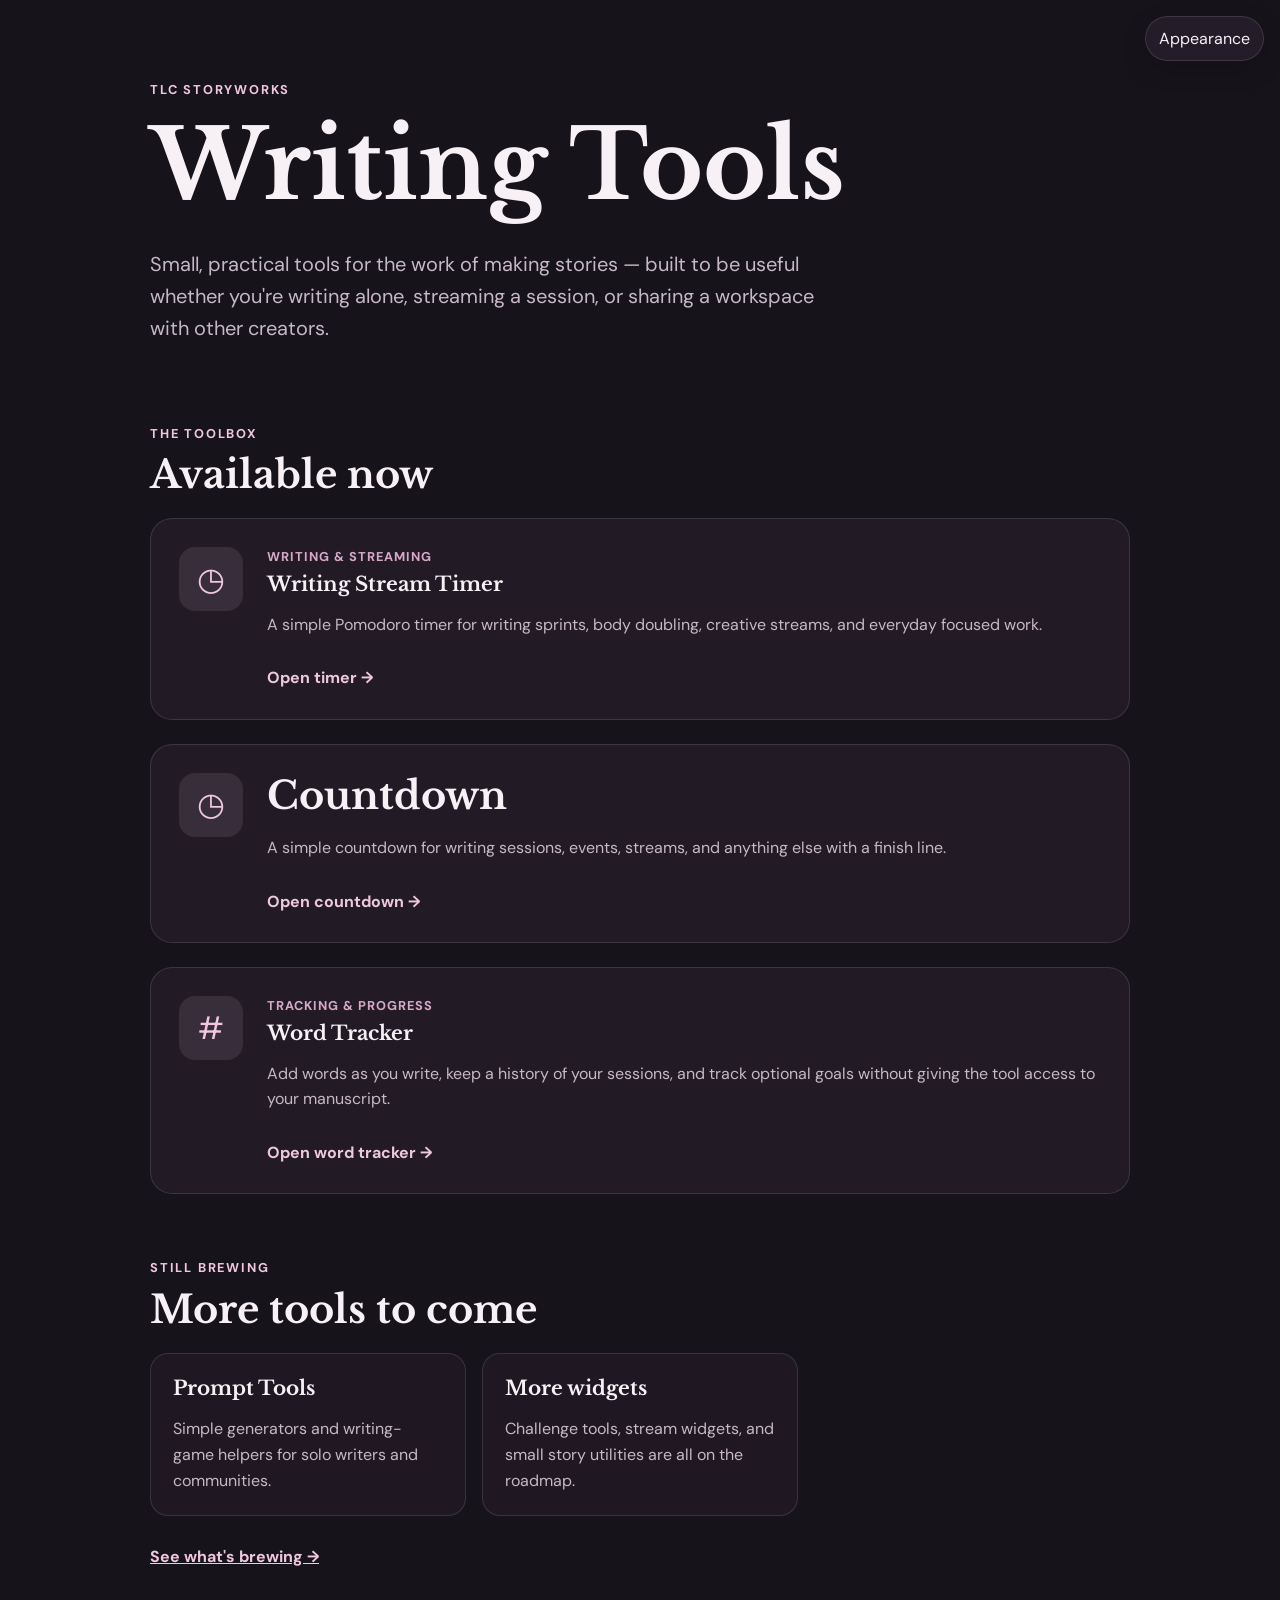
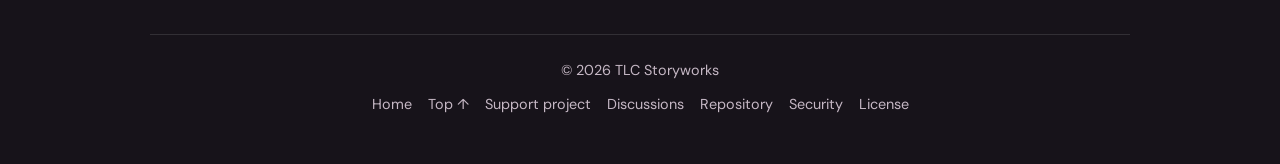
<file: index.html>
<!doctype html>
<html lang="en">
<head>
  <meta charset="utf-8">
  <meta name="viewport" content="width=device-width, initial-scale=1">
  <meta name="description" content="TLC Storyworks Writing Tools: small, customizable tools for writers and other storytellers.">
  <title>TLC Storyworks · Writing Tools</title>
  <link rel="stylesheet" href="style.css">
  <link rel="stylesheet" href="theme.css">
  <link rel="stylesheet" href="links.css">
</head>
<body>
  <main class="site-shell">
    <header class="hero" id="top">
      <p class="eyebrow">TLC Storyworks</p>
      <h1>Writing Tools</h1>
      <p class="lede">
        Small, practical tools for the work of making stories — built to be useful
        whether you're writing alone, streaming a session, or sharing a workspace with other creators.
      </p>
    </header>

    <section class="tools" aria-labelledby="available-tools">
      <div class="section-heading">
        <p class="eyebrow">The toolbox</p>
        <h2 id="available-tools">Available now</h2>
      </div>

      <a class="tool-card featured" href="timer/">
        <div class="tool-icon" aria-hidden="true">◷</div>
        <div>
          <p class="tool-label">Writing &amp; streaming</p>
          <h3>Writing Stream Timer</h3>
          <p>
            A simple Pomodoro timer for writing sprints, body doubling,
            creative streams, and everyday focused work.
          </p>
          <span class="tool-link">Open timer →</span>
        </div>
      </a>
    </section>

    <section class="tools" aria-labelledby="word-tracker-tool">      <a class="tool-card" href="countdown/">
        <div class="tool-icon" aria-hidden="true">◷</div>
        <div>
          <h2>Countdown</h2>
          <p>A simple countdown for writing sessions, events, streams, and anything else with a finish line.</p>
          <span class="tool-link">Open countdown →</span>
        </div>
      </a>
      <a class="tool-card" href="word-tracker/">
        <div class="tool-icon" aria-hidden="true">#</div>
        <div>
          <p class="tool-label">Tracking &amp; progress</p>
          <h3 id="word-tracker-tool">Word Tracker</h3>
          <p>
            Add words as you write, keep a history of your sessions, and track
            optional goals without giving the tool access to your manuscript.
          </p>
          <span class="tool-link">Open word tracker →</span>
        </div>
      </a>
    </section>

    <section class="coming-soon" aria-labelledby="future-tools">
      <div class="section-heading">
        <p class="eyebrow">Still brewing</p>
        <h2 id="future-tools">More tools to come</h2>
      </div>
      <div class="idea-grid">
        <div class="idea-card">
          <h3>Prompt Tools</h3>
          <p>Simple generators and writing-game helpers for solo writers and communities.</p>
        </div>
        <div class="idea-card">
          <h3>More widgets</h3>
          <p>Challenge tools, stream widgets, and small story utilities are all on the roadmap.</p>
        </div>
      </div>
      <p class="roadmap-link"><a href="roadmap/">See what's brewing →</a></p>
    </section>

    <footer>
      <p class="copyright">© 2026 TLC Storyworks</p>
      <nav class="footer-links" aria-label="TLC Storyworks links">
        <a href="#top">Home</a>
        <a href="#top">Top ↑</a>
        <a href="https://github.com/sponsors/tlcstoryworks">Support project</a>
        <a href="https://github.com/tlcstoryworks/writer-tools/discussions">Discussions</a>
        <a href="https://github.com/tlcstoryworks/writer-tools">Repository</a>
        <a href="SECURITY.md">Security</a>
        <a href="LICENSE">License</a>
      </nav>
    </footer>
  </main>
  <script src="theme.js"></script>
</body>
</html>
</file>
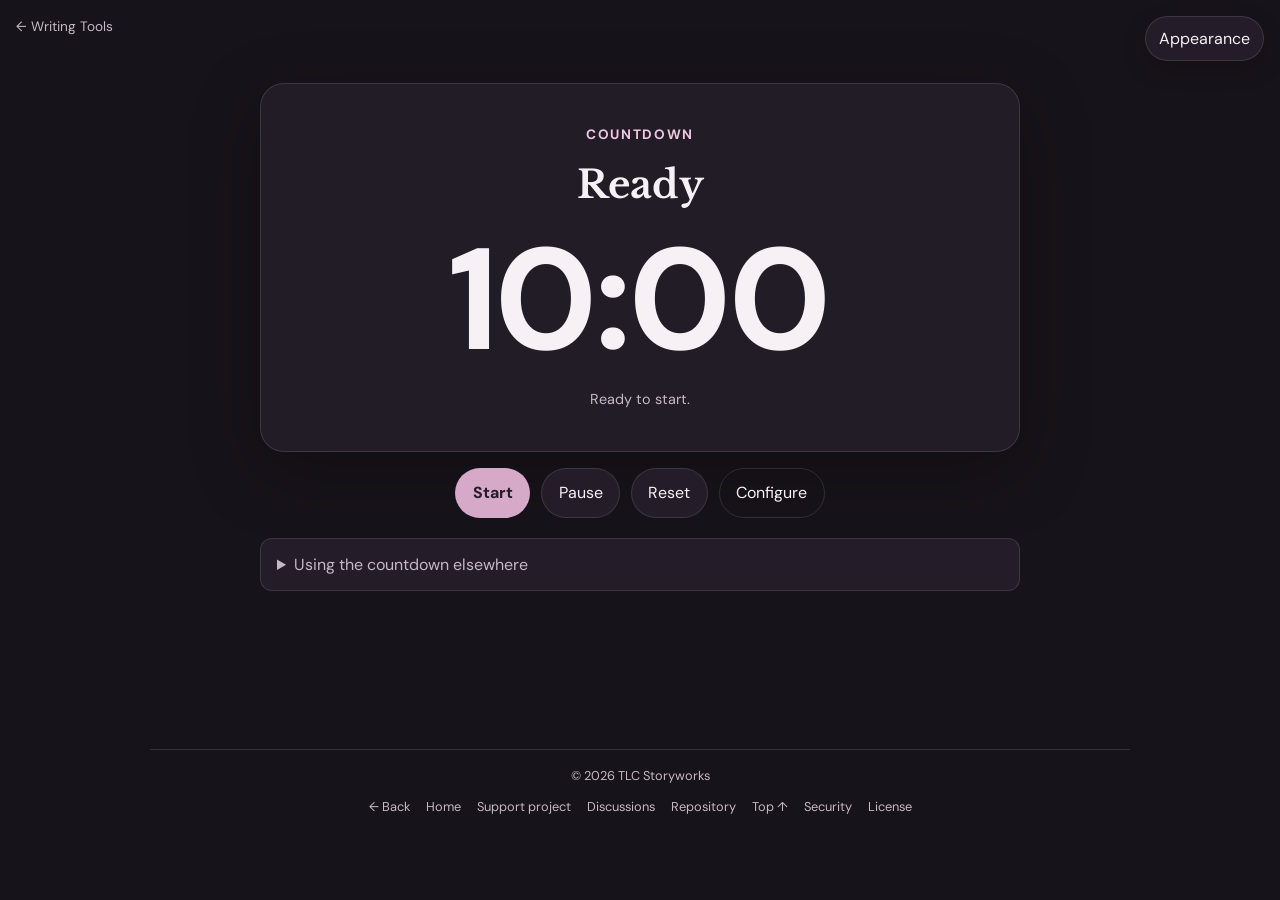
<file: countdown/index.html>
<!doctype html>
<html lang="en">
<head>
  <meta charset="utf-8">
  <meta name="viewport" content="width=device-width, initial-scale=1">
  <title>Countdown · TLC Storyworks</title>
  <link rel="stylesheet" href="style.css">
  <link rel="stylesheet" href="../theme.css">
  <link rel="stylesheet" href="../links.css">
</head>
<body data-tool="countdown">
  <a class="back-link" href="../">← Writing Tools</a>
  <main class="countdown-shell" id="top">
    <section class="countdown-card" aria-labelledby="countdown-title">
      <div class="eyebrow" id="countdown-label">Countdown</div>
      <h1 id="countdown-title">Ready</h1>
      <div class="time" id="time" role="timer" aria-label="0 seconds remaining">00:00</div>
      <p id="countdown-status" class="countdown-status">Set a duration or target time to begin.</p>
      <div id="live-status" class="visually-hidden" role="status" aria-live="polite" aria-atomic="true"></div>
    </section>
    <section class="controls" aria-label="Countdown controls">
      <button id="start" class="primary">Start</button>
      <button id="pause">Pause</button>
      <button id="reset">Reset</button>
      <button id="configure" class="secondary">Configure</button>
    </section>
    <details class="usage-help">
      <summary>Using the countdown elsewhere</summary>
      <div class="usage-content">
        <section>
          <h2>OBS / Streamlabs</h2>
          <p>Add the countdown as a <strong>Browser Source</strong> using the viewer URL below.</p>
          <div class="url-box"><code id="viewer-url"></code><button type="button" class="copy-url" data-url="viewer-url">Copy</button></div>
          <p class="usage-note">Viewer mode hides the controls and uses a transparent background.</p>
        </section>
        <section>
          <h2>Website / Embed</h2>
          <p>Use the <code>?embed</code> version for an interactive embedded countdown. It keeps the countdown controls available while using a transparent background.</p>
          <div class="url-box"><code id="embed-url"></code><button type="button" class="copy-url" data-url="embed-url">Copy</button></div>
          <div class="code-box"><code id="iframe-code"></code><button type="button" class="copy-url" data-url="iframe-code">Copy iframe</button></div>
        </section>
        <section>
          <h2>Direct use</h2>
          <p>For the full interactive countdown, use the normal page without a query parameter:</p>
          <div class="url-box"><code id="direct-url"></code><button type="button" class="copy-url" data-url="direct-url">Copy</button></div>
        </section>
      </div>
    </details>
  </main>
  <footer class="site-footer">
    <p class="copyright">© 2026 TLC Storyworks</p>
    <nav class="footer-links" aria-label="TLC Storyworks links">
      <a href="../">← Back</a><a href="../">Home</a>
      <a href="https://github.com/sponsors/tlcstoryworks">Support project</a>
      <a href="https://github.com/tlcstoryworks/writer-tools/discussions">Discussions</a>
      <a href="https://github.com/tlcstoryworks/writer-tools">Repository</a>
      <a href="#top">Top ↑</a><a href="../SECURITY.md">Security</a><a href="../LICENSE">License</a>
    </nav>
  </footer>
  <dialog id="settings-dialog" class="settings-dialog" aria-labelledby="settings-title">
    <form method="dialog" id="settings-form" class="settings-card">
      <div class="settings-header">
        <div><div class="eyebrow">TLC Storyworks · Writing Tools</div><h2 id="settings-title">Countdown Settings</h2></div>
        <button type="button" id="close-settings" class="icon-button" aria-label="Close settings">×</button>
      </div>
      <div class="settings-grid">
        <label>Label<input id="setting-label" type="text" maxlength="100"></label>
        <label>Mode<select id="setting-mode"><option value="duration">Duration</option><option value="target">Target date &amp; time</option></select></label>
      </div>
      <fieldset id="duration-fields">
        <legend>Duration</legend><p class="settings-help">Choose how long the countdown should run.</p>
        <div class="duration-grid">
          <label>Hours<input id="setting-hours" type="number" min="0" max="999" step="1"></label>
          <label>Minutes<input id="setting-minutes" type="number" min="0" max="59" step="1"></label>
          <label>Seconds<input id="setting-seconds" type="number" min="0" max="59" step="1"></label>
        </div>
      </fieldset>
      <fieldset id="target-fields" hidden>
        <legend>Target</legend><p class="settings-help">The countdown uses your browser's local date and time.</p>
        <label>Target date &amp; time<input id="setting-target" type="datetime-local"></label>
      </fieldset>
      <fieldset><legend>After zero</legend><label class="check"><input id="setting-count-up" type="checkbox"> Count up after the countdown reaches zero</label></fieldset>
      <div class="settings-actions">
        <button type="button" id="restore-defaults" class="danger">Restore defaults</button><span class="settings-spacer"></span>
        <button type="button" id="cancel-settings">Cancel</button><button type="submit" class="primary">Save &amp; Apply</button>
      </div>
    </form>
  </dialog>
  <script src="../embed.js"></script>
  <script src="../theme.js"></script>
  <script src="app.js"></script>
</body>
</html>
</file>
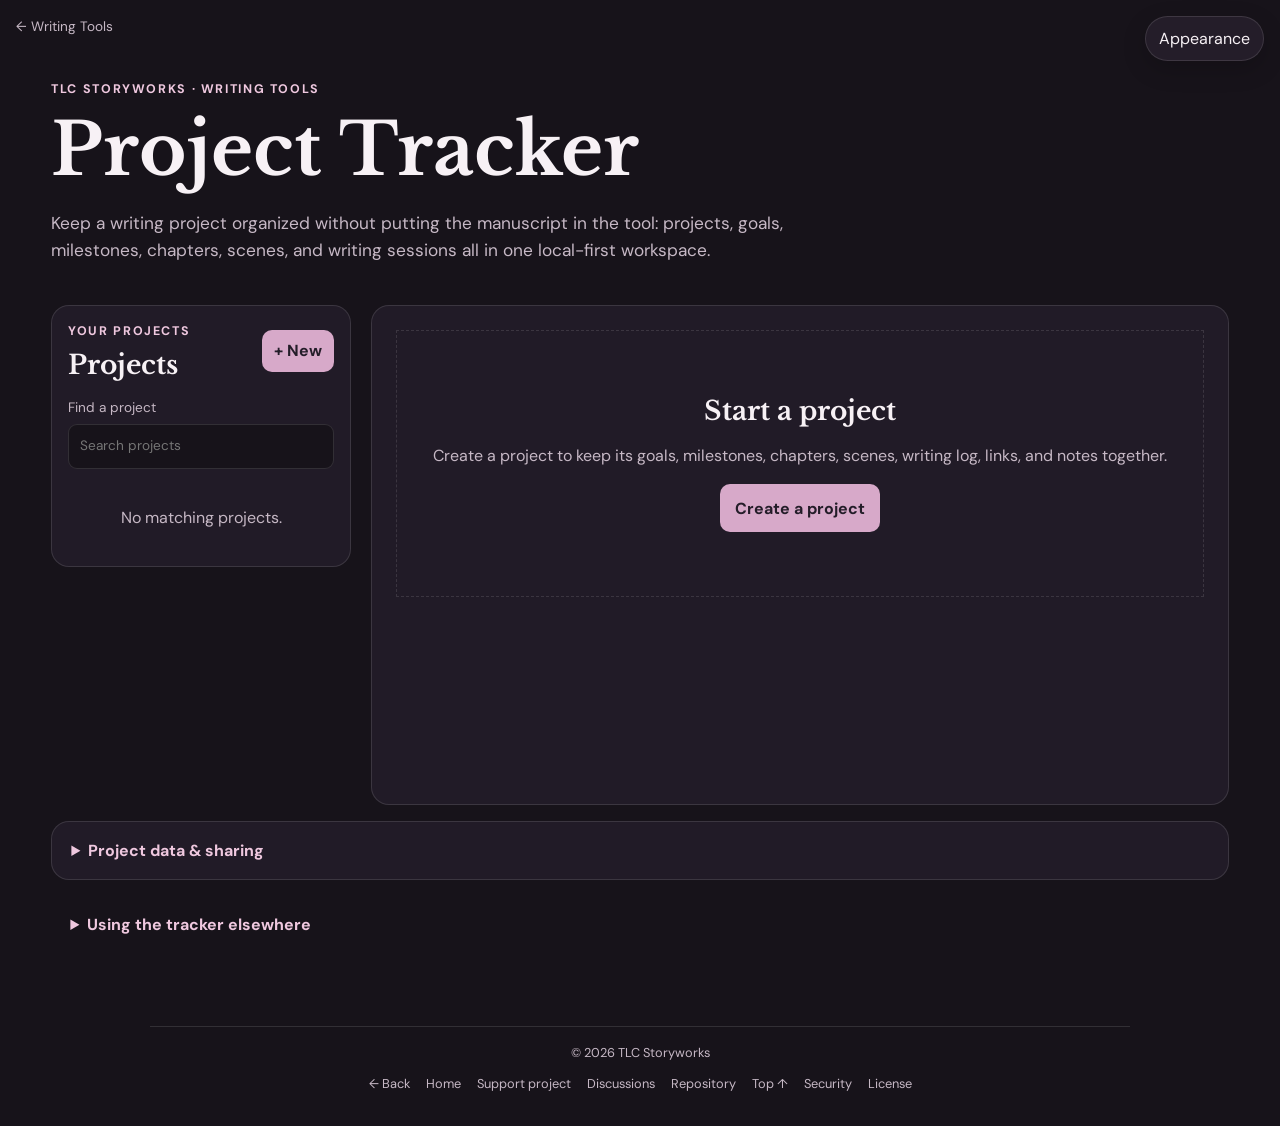
<file: project-management/index.html>
<!doctype html>
<html lang="en">
<head>
<meta charset="utf-8"><meta name="viewport" content="width=device-width, initial-scale=1">
<meta name="description" content="A local-first project tracker for writers and storytellers, with goals, milestones, chapters, scenes, and a writing log.">
<title>Project Tracker · TLC Storyworks</title>
<link rel="stylesheet" href="style.css"><link rel="stylesheet" href="../theme.css"><link rel="stylesheet" href="../links.css">
</head>
<body data-tool="project-tracker">
<a class="back-link" href="../">← Writing Tools</a>
<main class="project-shell" id="top">
<header class="project-header"><p class="eyebrow">TLC Storyworks · Writing Tools</p><h1>Project Tracker</h1><p class="lede">Keep a writing project organized without putting the manuscript in the tool: projects, goals, milestones, chapters, scenes, and writing sessions all in one local-first workspace.</p></header>
<div class="app-layout">
<aside class="project-list-panel" aria-labelledby="projects-heading">
<div class="panel-heading"><div><p class="eyebrow">Your projects</p><h2 id="projects-heading">Projects</h2></div><button id="new-project" class="primary small" type="button">+ New</button></div>
<label class="search-field">Find a project<input id="project-search" type="search" placeholder="Search projects" autocomplete="off"></label>
<div id="project-list" class="project-list" role="list"></div><div id="project-list-empty" class="empty-state" hidden>No matching projects.</div>
</aside>
<section class="project-main" aria-labelledby="project-heading">
<div id="empty-view" class="empty-view"><h2>Start a project</h2><p>Create a project to keep its goals, milestones, chapters, scenes, writing log, links, and notes together.</p><button id="empty-new-project" class="primary" type="button">Create a project</button></div>
<div id="project-view" hidden>
<div class="project-title-row"><div><p id="project-type-label" class="eyebrow"></p><h2 id="project-heading"></h2><p id="project-description" class="project-description"></p></div><div class="title-actions"><button id="edit-project" type="button">Edit project</button><button id="delete-project" class="danger-outline" type="button">Delete</button></div></div>
<div class="overview-grid" aria-label="Project overview"><div class="info-card"><span class="info-label">Status</span><strong id="project-status"></strong></div><div class="info-card"><span class="info-label">Goal</span><strong id="project-goal"></strong></div><div class="info-card"><span class="info-label">Deadline</span><strong id="project-deadline"></strong></div><div class="info-card"><span class="info-label">Progress</span><strong id="project-progress"></strong></div></div>
<nav class="project-tabs" aria-label="Project sections"><button type="button" class="tab-button selected" data-tab="overview">Overview</button><button type="button" class="tab-button" data-tab="chapters">Chapters &amp; scenes</button><button type="button" class="tab-button" data-tab="log">Writing log</button></nav>
<section id="tab-overview" class="tab-panel">
<section class="tracker-section next-task-section"><div class="section-heading"><div><p class="eyebrow">Right now</p><h3>Current task</h3></div></div><p id="current-task" class="current-task"></p></section>
<section class="tracker-section"><div class="section-heading"><div><p class="eyebrow">Project progress</p><h3>Milestones</h3></div><button id="add-milestone" class="small" type="button">+ Add milestone</button></div><div id="milestone-list" class="milestone-list"></div></section>
<div class="two-column"><section class="tracker-section"><div class="section-heading"><div><p class="eyebrow">References</p><h3>Links</h3></div><button id="add-link" class="small" type="button">+ Add link</button></div><div id="project-links" class="link-list"></div></section><section class="tracker-section"><div class="section-heading"><div><p class="eyebrow">Scratch space</p><h3>Notes</h3></div></div><p id="project-notes" class="notes"></p></section></div>
</section>
<section id="tab-chapters" class="tab-panel" hidden><div class="section-heading"><div><p class="eyebrow">Structure</p><h3>Chapters &amp; scenes</h3></div><button id="add-chapter" class="small" type="button">+ Add chapter</button></div><p class="section-help">Use chapters and scenes when they help. Other project types can simply leave this section empty.</p><div id="chapter-list" class="chapter-list"></div></section>
<section id="tab-log" class="tab-panel" hidden><div class="section-heading"><div><p class="eyebrow">Session history</p><h3>Writing log</h3></div><button id="add-log-entry" class="small" type="button">+ Log session</button></div><div id="log-summary" class="log-summary"></div><div id="writing-log" class="writing-log"></div></section>
<p id="project-updated" class="updated-label"></p>
</div></section></div>
<details class="data-tools"><summary>Project data &amp; sharing</summary><div class="data-tools-content"><p>Projects stay in this browser. Export a backup to move them to another browser or device. Imported/exported project files include chapters, scenes, and writing-log entries.</p><div class="button-row"><button id="export-projects" type="button">Export projects</button><button id="import-projects" type="button">Import projects</button><input id="import-file" type="file" accept="application/json,.json" hidden></div></div></details>
<details class="usage-help"><summary>Using the tracker elsewhere</summary><div class="usage-content"><section><h2>Website / Embed</h2><p>Use the embed URL for an interactive copy without the surrounding site chrome. It uses the same browser-local project data.</p><div class="url-box"><code id="embed-url"></code><button type="button" class="copy-url" data-url="embed-url">Copy</button></div><div class="code-box"><code id="iframe-code"></code><button type="button" class="copy-url" data-url="iframe-code">Copy iframe</button></div></section><section><h2>Direct use</h2><p>Use the normal page for the full tracker.</p><div class="url-box"><code id="direct-url"></code><button type="button" class="copy-url" data-url="direct-url">Copy</button></div></section></div></details>
</main>
<footer class="site-footer"><p class="copyright">© 2026 TLC Storyworks</p><nav class="footer-links" aria-label="TLC Storyworks links"><a href="../">← Back</a><a href="../">Home</a><a href="https://github.com/sponsors/tlcstoryworks">Support project</a><a href="https://github.com/tlcstoryworks/writer-tools/discussions">Discussions</a><a href="https://github.com/tlcstoryworks/writer-tools">Repository</a><a href="#top">Top ↑</a><a href="../SECURITY.md">Security</a><a href="../LICENSE">License</a></nav></footer>

<dialog id="project-dialog" class="settings-dialog" aria-labelledby="dialog-title"><form method="dialog" id="project-form" class="settings-card">
<div class="settings-header"><div><div class="eyebrow">Project Tracker</div><h2 id="dialog-title">New project</h2></div><button type="button" id="close-dialog" class="icon-button" aria-label="Close">×</button></div>
<div class="settings-grid"><label>Project name<input id="field-name" type="text" maxlength="120" required></label><label>Type<select id="field-type"><option>Novel</option><option>Short story</option><option>Fanfiction</option><option>Poetry</option><option>Nonfiction</option><option>RPG / worldbuilding</option><option>Zine / collection</option><option>Other</option></select></label><label>Status<select id="field-status"><option>Idea</option><option>Planning</option><option>Drafting</option><option>Revising</option><option>Editing</option><option>On hold</option><option>Complete</option></select></label><label>Goal (optional)<input id="field-goal" type="text" maxlength="120" placeholder="50,000 words, first draft, submission, etc."></label><label>Deadline (optional)<input id="field-deadline" type="date"></label><label class="full-field">Current task<input id="field-task" type="text" maxlength="240" placeholder="What are you working on next?"></label></div>
<label class="full-field">Description (optional)<textarea id="field-description" rows="3" maxlength="500"></textarea></label>
<div class="dialog-section"><div class="section-heading"><h3>Milestones</h3><button id="form-add-milestone" class="small" type="button">+ Add</button></div><div id="form-milestones" class="editor-list"></div></div>
<label class="full-field">Notes (optional)<textarea id="field-notes" rows="5" maxlength="5000"></textarea></label>
<p id="dialog-error" class="dialog-error" role="alert" hidden></p><div class="settings-actions"><span class="settings-spacer"></span><button type="button" id="cancel-dialog">Cancel</button><button type="submit" class="primary">Save project</button></div>
</form></dialog>

<dialog id="simple-dialog" class="settings-dialog" aria-labelledby="simple-title"><form method="dialog" id="simple-form" class="settings-card"><div class="settings-header"><div><div class="eyebrow">Project Tracker</div><h2 id="simple-title"></h2></div><button type="button" id="close-simple" class="icon-button" aria-label="Close">×</button></div><label id="simple-label"></label><div class="settings-actions"><span class="settings-spacer"></span><button type="button" id="cancel-simple">Cancel</button><button type="submit" class="primary">Save</button></div></form></dialog>

<dialog id="chapter-dialog" class="settings-dialog" aria-labelledby="chapter-title"><form method="dialog" id="chapter-form" class="settings-card">
<div class="settings-header"><div><div class="eyebrow">Chapter</div><h2 id="chapter-title">Add chapter</h2></div><button type="button" id="close-chapter" class="icon-button" aria-label="Close">×</button></div>
<div class="settings-grid"><label>Chapter title<input id="chapter-name" type="text" maxlength="160" required placeholder="Chapter 1, The First Night, etc."></label><label>Status<select id="chapter-status"><option>Planned</option><option>Drafting</option><option>Revising</option><option>Complete</option><option>On hold</option></select></label></div>
<label class="full-field">Notes (optional)<textarea id="chapter-notes" rows="3" maxlength="2000"></textarea></label>
<div class="dialog-section"><div class="section-heading"><h3>Scenes</h3><button id="chapter-add-scene" class="small" type="button">+ Add scene</button></div><div id="chapter-scenes-editor" class="editor-list"></div></div>
<p id="chapter-error" class="dialog-error" role="alert" hidden></p><div class="settings-actions"><span class="settings-spacer"></span><button type="button" id="cancel-chapter">Cancel</button><button type="submit" class="primary">Save chapter</button></div>
</form></dialog>

<dialog id="scene-dialog" class="settings-dialog" aria-labelledby="scene-title"><form method="dialog" id="scene-form" class="settings-card">
<div class="settings-header"><div><div class="eyebrow">Scene</div><h2 id="scene-title">Add scene</h2></div><button type="button" id="close-scene" class="icon-button" aria-label="Close">×</button></div>
<label>Scene title<input id="scene-name" type="text" maxlength="160" required placeholder="Scene title or working description"></label>
<div class="settings-grid"><label>Status<select id="scene-status"><option>Planned</option><option>Drafting</option><option>Revising</option><option>Complete</option><option>On hold</option></select></label><label>Goal (optional)<input id="scene-goal" type="text" maxlength="240" placeholder="What needs to happen here?"></label></div>
<label class="full-field">Notes (optional)<textarea id="scene-notes" rows="4" maxlength="3000"></textarea></label>
<p id="scene-error" class="dialog-error" role="alert" hidden></p><div class="settings-actions"><span class="settings-spacer"></span><button type="button" id="cancel-scene">Cancel</button><button type="submit" class="primary">Save scene</button></div>
</form></dialog>

<dialog id="log-dialog" class="settings-dialog" aria-labelledby="log-title"><form method="dialog" id="log-form" class="settings-card">
<div class="settings-header"><div><div class="eyebrow">Writing log</div><h2 id="log-title">Log a session</h2></div><button type="button" id="close-log" class="icon-button" aria-label="Close">×</button></div>
<div class="settings-grid"><label>Date<input id="log-date" type="date" required></label><label>Activity<select id="log-activity"><option>Writing</option><option>Planning</option><option>Revising</option><option>Editing</option><option>Research</option><option>Worldbuilding</option><option>Other</option></select></label><label>Words (optional)<input id="log-words" type="number" min="0" step="1" inputmode="numeric"></label><label>Minutes (optional)<input id="log-minutes" type="number" min="0" step="1" inputmode="numeric"></label></div>
<div class="settings-grid"><label>Chapter (optional)<select id="log-chapter"><option value="">No chapter</option></select></label><label>Scene (optional)<select id="log-scene"><option value="">No scene</option></select></label></div>
<label class="full-field">Note (optional)<input id="log-note" type="text" maxlength="240" placeholder="What did you work on?"></label>
<div class="settings-actions"><span class="settings-spacer"></span><button type="button" id="cancel-log">Cancel</button><button type="submit" class="primary">Save session</button></div>
</form></dialog>
<div id="tracker-status" class="visually-hidden" role="status" aria-live="polite" aria-atomic="true"></div>
<script src="../embed.js"></script><script src="config.js"></script><script src="../theme.js"></script><script src="app.js"></script>
</body></html>
</file>
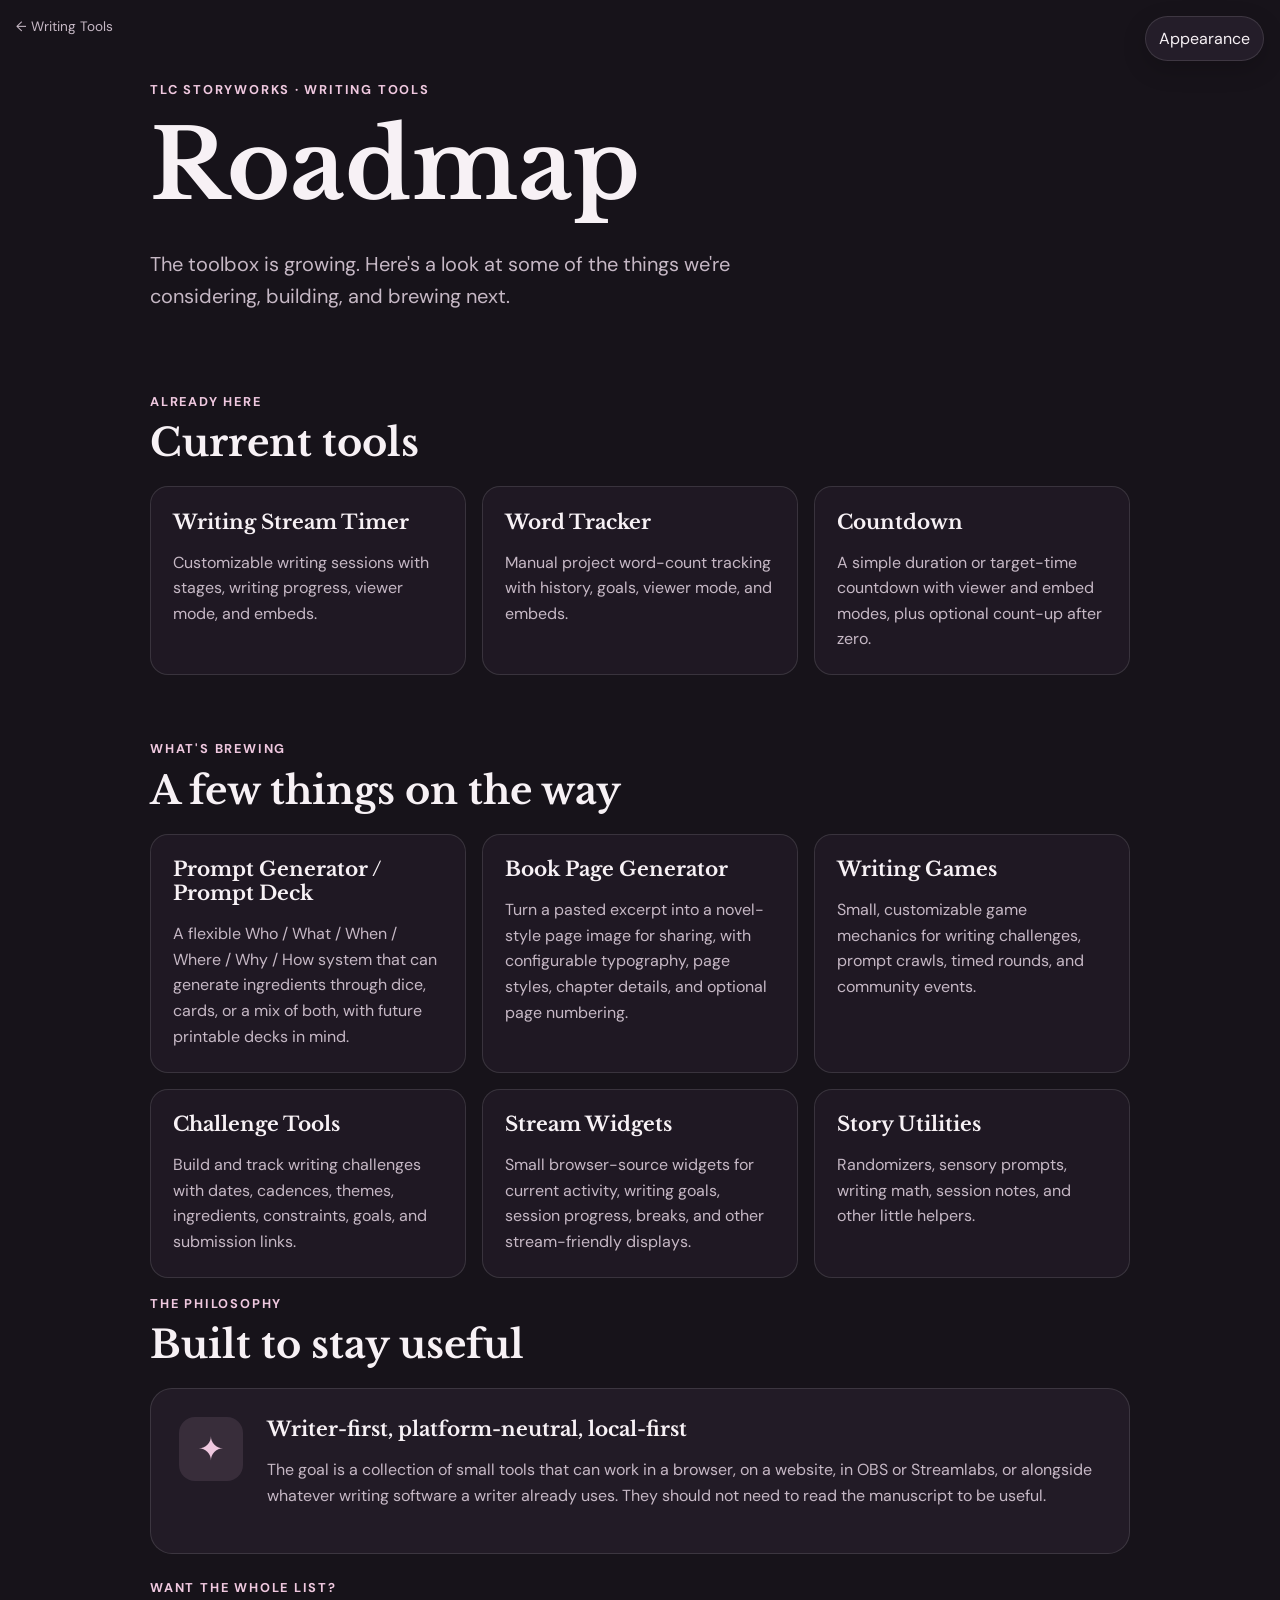
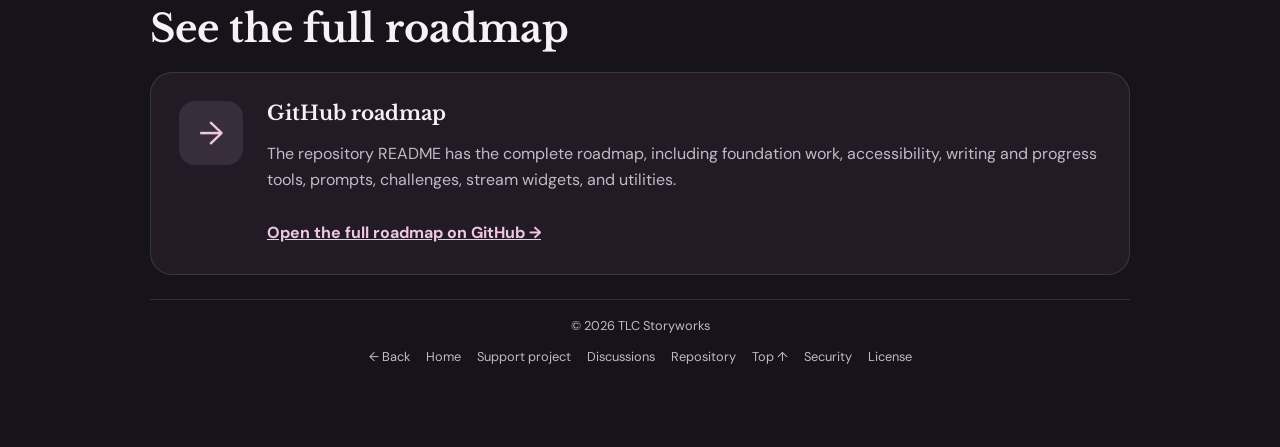
<file: roadmap/index.html>
<!doctype html>
<html lang="en">
<head>
  <meta charset="utf-8">
  <meta name="viewport" content="width=device-width, initial-scale=1">
  <meta name="description" content="TLC Storyworks Writing Tools roadmap: planned tools, widgets, and improvements.">
  <title>TLC Storyworks · Roadmap</title>
  <link rel="stylesheet" href="../style.css">
  <link rel="stylesheet" href="../theme.css">
  <link rel="stylesheet" href="../links.css">
</head>
<body>
  <a class="back-link" href="../">← Writing Tools</a>

  <main class="site-shell" id="top">
    <header class="hero">
      <p class="eyebrow">TLC Storyworks · Writing Tools</p>
      <h1>Roadmap</h1>
      <p class="lede">
        The toolbox is growing. Here's a look at some of the things we're
        considering, building, and brewing next.
      </p>
    </header>

    <section class="tools" aria-labelledby="current-tools">
      <div class="section-heading">
        <p class="eyebrow">Already here</p>
        <h2 id="current-tools">Current tools</h2>
      </div>
      <div class="idea-grid">
        <div class="idea-card">
          <h3>Writing Stream Timer</h3>
          <p>Customizable writing sessions with stages, writing progress, viewer mode, and embeds.</p>
        </div>
        <div class="idea-card">
          <h3>Word Tracker</h3>
          <p>Manual project word-count tracking with history, goals, viewer mode, and embeds.</p>
        </div>
        <div class="idea-card">
          <h3>Countdown</h3>
          <p>A simple duration or target-time countdown with viewer and embed modes, plus optional count-up after zero.</p>
        </div>
      </div>
    </section>

    <section class="coming-soon" aria-labelledby="next-up">
      <div class="section-heading">
        <p class="eyebrow">What's brewing</p>
        <h2 id="next-up">A few things on the way</h2>
      </div>

      <div class="idea-grid">
        <div class="idea-card">
          <h3>Prompt Generator / Prompt Deck</h3>
          <p>A flexible Who / What / When / Where / Why / How system that can generate ingredients through dice, cards, or a mix of both, with future printable decks in mind.</p>
        </div>

        <div class="idea-card">
          <h3>Book Page Generator</h3>
          <p>Turn a pasted excerpt into a novel-style page image for sharing, with configurable typography, page styles, chapter details, and optional page numbering.</p>
        </div>

        <div class="idea-card">
          <h3>Writing Games</h3>
          <p>Small, customizable game mechanics for writing challenges, prompt crawls, timed rounds, and community events.</p>
        </div>

        <div class="idea-card">
          <h3>Challenge Tools</h3>
          <p>Build and track writing challenges with dates, cadences, themes, ingredients, constraints, goals, and submission links.</p>
        </div>

        <div class="idea-card">
          <h3>Stream Widgets</h3>
          <p>Small browser-source widgets for current activity, writing goals, session progress, breaks, and other stream-friendly displays.</p>
        </div>

        <div class="idea-card">
          <h3>Story Utilities</h3>
          <p>Randomizers, sensory prompts, writing math, session notes, and other little helpers.</p>
        </div>
      </div>
    </section>

    <section class="tools" aria-labelledby="guiding-ideas">
      <div class="section-heading">
        <p class="eyebrow">The philosophy</p>
        <h2 id="guiding-ideas">Built to stay useful</h2>
      </div>

      <div class="tool-card">
        <div class="tool-icon" aria-hidden="true">✦</div>
        <div>
          <h3>Writer-first, platform-neutral, local-first</h3>
          <p>
            The goal is a collection of small tools that can work in a browser,
            on a website, in OBS or Streamlabs, or alongside whatever writing
            software a writer already uses. They should not need to read the
            manuscript to be useful.
          </p>
        </div>
      </div>
    </section>

    <section class="tools" aria-labelledby="full-roadmap">
      <div class="section-heading">
        <p class="eyebrow">Want the whole list?</p>
        <h2 id="full-roadmap">See the full roadmap</h2>
      </div>

      <div class="tool-card">
        <div class="tool-icon" aria-hidden="true">→</div>
        <div>
          <h3>GitHub roadmap</h3>
          <p>
            The repository README has the complete roadmap, including foundation
            work, accessibility, writing and progress tools, prompts, challenges,
            stream widgets, and utilities.
          </p>
          <a class="tool-link" href="https://github.com/tlcstoryworks/writer-tools#roadmap">Open the full roadmap on GitHub →</a>
        </div>
      </div>
    </section>

    <footer class="site-footer">
      <p class="copyright">© 2026 TLC Storyworks</p>
      <nav class="footer-links" aria-label="TLC Storyworks links">
        <a href="../">← Back</a>
        <a href="../">Home</a>
        <a href="https://github.com/sponsors/tlcstoryworks">Support project</a>
        <a href="https://github.com/tlcstoryworks/writer-tools/discussions">Discussions</a>
        <a href="https://github.com/tlcstoryworks/writer-tools">Repository</a>
        <a href="#top">Top ↑</a>
        <a href="../SECURITY.md">Security</a>
        <a href="../LICENSE">License</a>
      </nav>
    </footer>
  </main>
  <script src="../theme.js"></script>
</body>
</html>
</file>
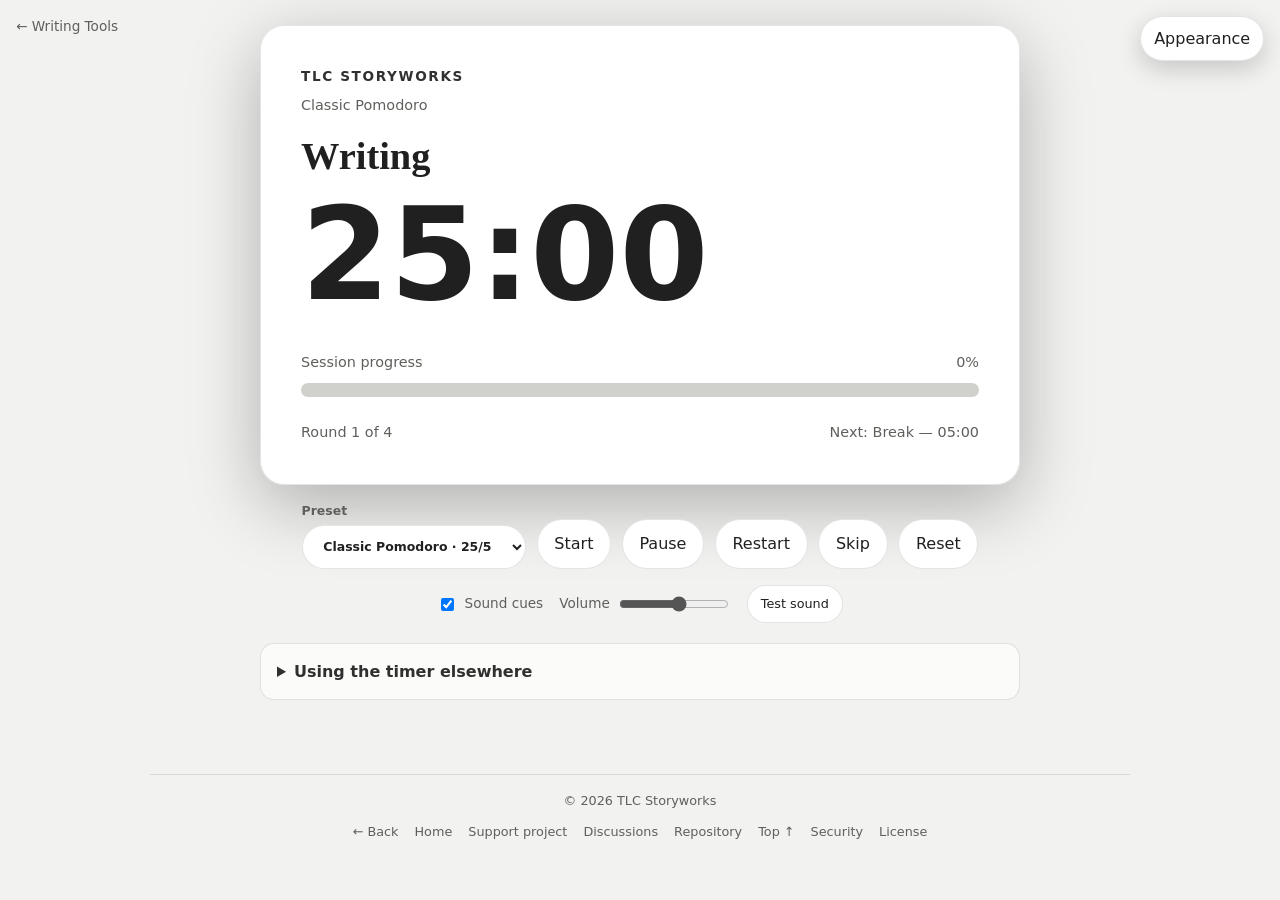
<file: timer/index.html>
<!doctype html>
<html lang="en">
<head>
  <meta charset="utf-8">
  <meta name="viewport" content="width=device-width, initial-scale=1">
  <meta name="description" content="A simple Pomodoro writing timer from TLC Storyworks.">
  <title>Pomodoro Writing Timer · TLC Storyworks</title>
  <link rel="stylesheet" href="public-style.css">
  <link rel="stylesheet" href="../theme.css">
  <link rel="stylesheet" href="../links.css">
</head>
<body data-tool="timer">
  <a class="back-link" href="../">← Writing Tools</a>

  <main class="timer-shell" id="top">
    <section class="timer-card">
      <div class="eyebrow">TLC Storyworks</div>
      <div class="plan-name" id="preset-name">Classic Pomodoro</div>
      <h1 id="stage-name" aria-live="polite">Ready</h1>
      <div class="time" id="time" role="timer" aria-label="25 minutes remaining">25:00</div>
      <div id="timer-status" class="visually-hidden" role="status" aria-live="polite" aria-atomic="true"></div>

      <div class="progress-wrap">
        <div class="progress-label">
          <span>Session progress</span>
          <span id="progress-percent">0%</span>
        </div>
        <div class="progress-track" role="progressbar" aria-label="Session progress" aria-valuemin="0" aria-valuemax="100" aria-valuenow="0">
          <div class="progress-fill" id="progress"></div>
        </div>
      </div>

      <div class="meta">
        <span id="round-count">Round 1 of 4</span>
        <span id="next-stage">Next: Break — 05:00</span>
      </div>
    </section>

    <section class="controls" aria-label="Timer controls">
      <label class="preset-picker">
        <span>Preset</span>
        <select id="preset">
          <option value="classic">Classic Pomodoro · 25/5</option>
          <option value="short">Short Pomodoro · 15/5</option>
          <option value="long">Long Focus · 50/10</option>
        </select>
      </label>
      <button id="start">Start</button>
      <button id="pause">Pause</button>
      <button id="restart">Restart</button>
      <button id="skip">Skip</button>
      <button id="reset">Reset</button>
    </section>

    <section class="sound-controls" aria-label="Timer sounds">
      <label class="sound-toggle"><input type="checkbox" id="sound-enabled"> <span>Sound cues</span></label>
      <label class="sound-volume" for="sound-volume">Volume <input type="range" id="sound-volume" min="0" max="1" step="0.05" value="0.55"></label>
      <button type="button" id="sound-test">Test sound</button>
    </section>

    <details class="usage-help">
      <summary>Using the timer elsewhere</summary>
      <div class="usage-content">
        <section>
          <h2>OBS / Streamlabs</h2>
          <p>Add the timer as a <strong>Browser Source</strong> using the viewer URL.</p>
          <div class="url-box"><code id="viewer-url"></code><button type="button" class="copy-url" data-url="viewer-url">Copy</button></div>
          <p class="usage-note">Viewer mode hides the controls and uses a transparent background. The selected theme preset is included in the URL.</p>
        </section>
        <section>
          <h2>Direct use</h2>
          <p>Use the timer normally without a query parameter.</p>
          <div class="url-box"><code id="direct-url"></code><button type="button" class="copy-url" data-url="direct-url">Copy</button></div>
        </section>
      </div>
    </details>
  </main>

  <footer class="site-footer">
    <p class="copyright">© 2026 TLC Storyworks</p>
    <nav class="footer-links" aria-label="TLC Storyworks links">
      <a href="../">← Back</a>
      <a href="../">Home</a>
      <a href="https://github.com/sponsors/tlcstoryworks">Support project</a>
      <a href="https://github.com/tlcstoryworks/writer-tools/discussions">Discussions</a>
      <a href="https://github.com/tlcstoryworks/writer-tools">Repository</a>
      <a href="#top">Top ↑</a>
      <a href="../SECURITY.md">Security</a>
      <a href="../LICENSE">License</a>
    </nav>
  </footer>

  <script src="public-app.js"></script>
  <script src="../theme.js"></script>
  <script src="viewer-theme.js"></script>
</body>
</html>
</file>
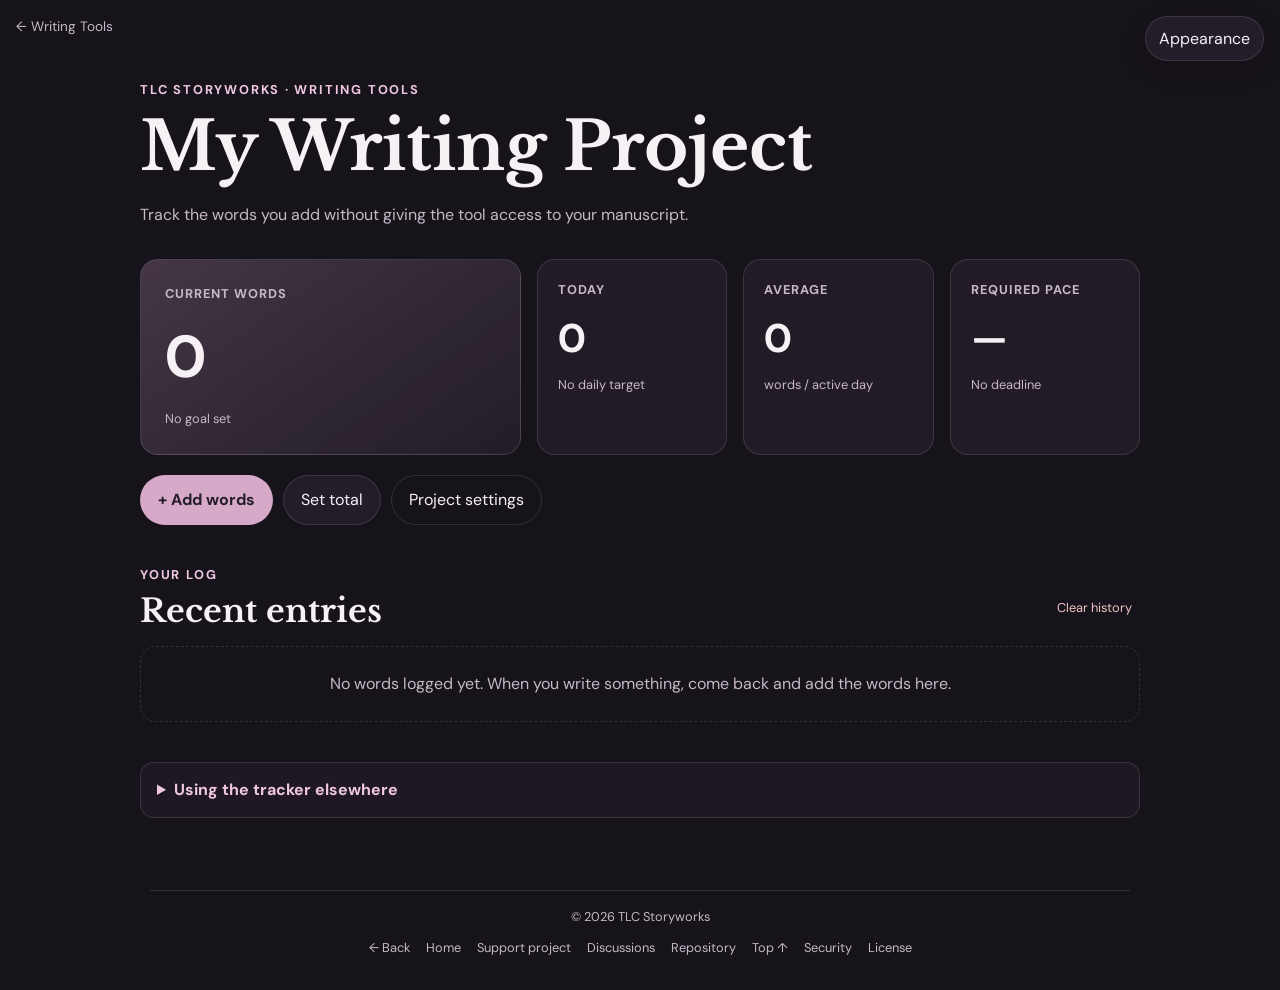
<file: word-tracker/index.html>
<!doctype html>
<html lang="en">
<head>
  <meta charset="utf-8">
  <meta name="viewport" content="width=device-width, initial-scale=1">
  <meta name="description" content="A flexible manual word-count tracker for writers and other storytellers.">
  <title>Word Tracker · TLC Storyworks</title>
  <link rel="stylesheet" href="style.css">
  <link rel="stylesheet" href="../theme.css">
  <link rel="stylesheet" href="../links.css">
</head>
<body>
  <a class="back-link" href="../">← Writing Tools</a>

  <main class="tracker-shell" id="top">
    <header class="tracker-header">
      <p class="eyebrow">TLC Storyworks · Writing Tools</p>
      <h1 id="project-title">Word Tracker</h1>
      <p id="project-subtitle" class="subtitle">Track the words you add without giving the tool access to your manuscript.</p>
    </header>

    <section class="dashboard" aria-label="Project statistics">
      <div class="stat-card stat-primary">
        <span class="stat-label">Current words</span>
        <strong id="current-total">0</strong>
        <span id="goal-summary" class="stat-detail">No goal set</span>
      </div>
      <div class="stat-card">
        <span class="stat-label">Today</span>
        <strong id="today-total">0</strong>
        <span id="today-target" class="stat-detail">No daily target</span>
      </div>
      <div class="stat-card">
        <span class="stat-label">Average</span>
        <strong id="average-total">0</strong>
        <span class="stat-detail">words / active day</span>
      </div>
      <div class="stat-card">
        <span class="stat-label">Required pace</span>
        <strong id="required-pace">—</strong>
        <span id="days-remaining" class="stat-detail">No deadline</span>
      </div>
    </section>
    <div id="tracker-status" class="visually-hidden" role="status" aria-live="polite" aria-atomic="true"></div>

    <section id="goal-section" class="goal-section" hidden>
      <div class="progress-label">
        <span id="goal-progress-label">Goal progress</span>
        <span id="goal-progress-percent">0%</span>
      </div>
      <div class="progress-track" role="progressbar" aria-label="Goal progress" aria-valuemin="0" aria-valuemax="100" aria-valuenow="0">
        <div id="goal-progress" class="progress-fill"></div>
      </div>
    </section>

    <section class="actions" aria-label="Word tracker actions">
      <button id="add-words" class="primary">+ Add words</button>
      <button id="set-total">Set total</button>
      <button id="settings" class="secondary">Project settings</button>
    </section>

    <section class="history-section" aria-labelledby="history-heading">
      <div class="section-heading">
        <div>
          <p class="eyebrow">Your log</p>
          <h2 id="history-heading">Recent entries</h2>
        </div>
        <button id="clear-history" class="text-button">Clear history</button>
      </div>
      <div id="history-empty" class="empty-state">No words logged yet. When you write something, come back and add the words here.</div>
      <div id="history-list" class="history-list" role="list"></div>
    </section>

    <details class="usage-help">
      <summary>Using the tracker elsewhere</summary>
      <div class="usage-content">
        <section>
          <h2>OBS / Streamlabs</h2>
          <p>Add the tracker as a <strong>Browser Source</strong> using the viewer URL below.</p>
          <div class="url-box"><code id="viewer-url"></code><button type="button" class="copy-url" data-url="viewer-url">Copy</button></div>
          <p class="usage-note">Viewer mode shows project progress without the editing controls.</p>
        </section>
        <section>
          <h2>Website / Embed</h2>
          <p>Use the <code>?embed</code> version when you want an interactive embedded tracker in another website or workspace. It keeps the tracker controls available while removing the surrounding navigation and usage help.</p>
          <div class="url-box"><code id="embed-url"></code><button type="button" class="copy-url" data-url="embed-url">Copy</button></div>
          <div class="code-box"><code id="iframe-code"></code><button type="button" class="copy-url" data-url="iframe-code">Copy iframe</button></div>
        </section>
        <section>
          <h2>Direct use</h2>
          <p>For the full tracker, use the normal page without a query parameter:</p>
          <div class="url-box"><code id="direct-url"></code><button type="button" class="copy-url" data-url="direct-url">Copy</button></div>
        </section>
      </div>
    </details>
  </main>

  <footer class="site-footer">
    <p class="copyright">© 2026 TLC Storyworks</p>
    <nav class="footer-links" aria-label="TLC Storyworks links">
      <a href="../">← Back</a>
      <a href="../">Home</a>
      <a href="https://github.com/sponsors/tlcstoryworks">Support project</a>
      <a href="https://github.com/tlcstoryworks/writer-tools/discussions">Discussions</a>
      <a href="https://github.com/tlcstoryworks/writer-tools">Repository</a>
      <a href="#top">Top ↑</a>
      <a href="../SECURITY.md">Security</a>
      <a href="../LICENSE">License</a>
    </nav>
  </footer>

  <dialog id="entry-dialog" class="settings-dialog" aria-labelledby="entry-title">
    <form method="dialog" id="entry-form" class="settings-card">
      <div class="settings-header">
        <div><div class="eyebrow">Word Tracker</div><h2 id="entry-title">Add words</h2></div>
        <button type="button" id="close-entry" class="icon-button" aria-label="Close">×</button>
      </div>
      <div class="settings-grid">
        <label>Words added<input id="entry-words" type="number" min="1" step="1" inputmode="numeric" required></label>
        <label>Date<input id="entry-date" type="date" required></label>
      </div>
      <label class="full-field">Note (optional)<input id="entry-note" type="text" maxlength="160" placeholder="Chapter 4, morning session, etc."></label>
      <div class="settings-actions"><span class="settings-spacer"></span><button type="button" id="cancel-entry">Cancel</button><button type="submit" class="primary">Add words</button></div>
    </form>
  </dialog>

  <dialog id="total-dialog" class="settings-dialog" aria-labelledby="total-title">
    <form method="dialog" id="total-form" class="settings-card">
      <div class="settings-header">
        <div><div class="eyebrow">Word Tracker</div><h2 id="total-title">Set total</h2></div>
        <button type="button" id="close-total" class="icon-button" aria-label="Close">×</button>
      </div>
      <p class="dialog-help">Use this when you need to correct or import your current word count. Existing entries stay in the history.</p>
      <label>Current total words<input id="total-words" type="number" min="0" step="1" inputmode="numeric" required></label>
      <div class="settings-actions"><span class="settings-spacer"></span><button type="button" id="cancel-total">Cancel</button><button type="submit" class="primary">Set total</button></div>
    </form>
  </dialog>

  <dialog id="settings-dialog" class="settings-dialog" aria-labelledby="settings-title">
    <form method="dialog" id="settings-form" class="settings-card">
      <div class="settings-header">
        <div><div class="eyebrow">TLC Storyworks · Writing Tools</div><h2 id="settings-title">Project Settings</h2></div>
        <button type="button" id="close-settings" class="icon-button" aria-label="Close">×</button>
      </div>
      <div class="settings-grid">
        <label>Project name<input id="setting-project-name" type="text" maxlength="100" required></label>
        <label>Word-count goal (optional)<input id="setting-goal" type="number" min="0" step="1" inputmode="numeric" placeholder="No goal"></label>
        <label>Starting word count<input id="setting-starting-count" type="number" min="0" step="1" inputmode="numeric"></label>
        <label>Daily target (optional)<input id="setting-daily-target" type="number" min="0" step="1" inputmode="numeric" placeholder="No daily target"></label>
        <label>Start date (optional)<input id="setting-start-date" type="date"></label>
        <label>End date (optional)<input id="setting-end-date" type="date" aria-describedby="settings-error"></label>
      </div>
      <p class="dialog-help">For an existing project, put the words you already have in Starting word count. New words added through the tracker are recorded separately in your history.</p>
      <p id="settings-error" class="dialog-error" role="alert" hidden></p>
      <div class="settings-actions"><button type="button" id="reset-project" class="danger">Reset project</button><span class="settings-spacer"></span><button type="button" id="cancel-settings">Cancel</button><button type="submit" class="primary">Save settings</button></div>
    </form>
  </dialog>

  <script src="../embed.js"></script>
  <script src="app.js"></script>
  <script src="../theme.js"></script>
</body>
</html>
</file>
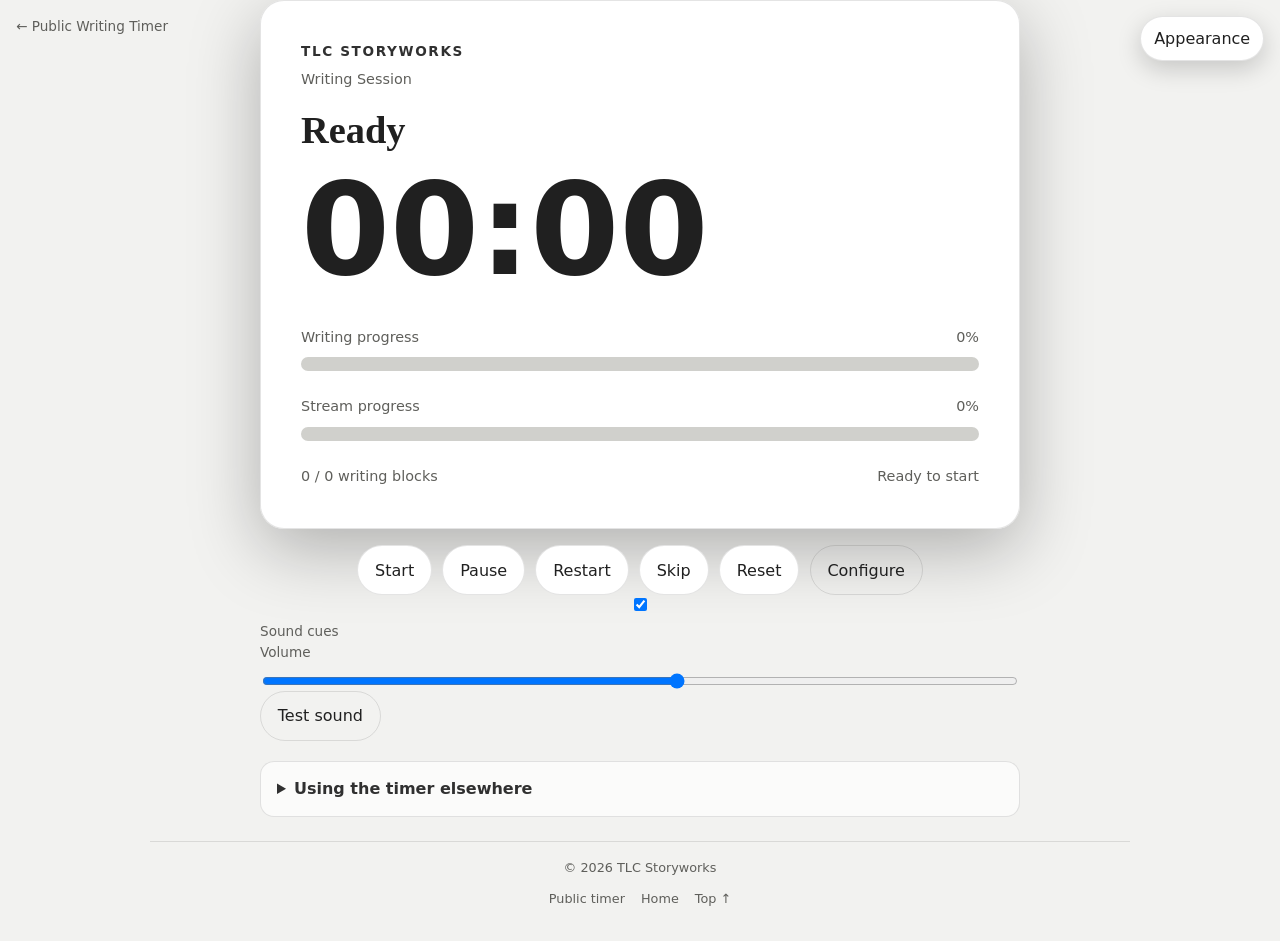
<file: timer/ceri/index.html>
<!doctype html>
<html lang="en">
<head>
  <meta charset="utf-8">
  <meta name="viewport" content="width=device-width, initial-scale=1">
  <meta name="robots" content="noindex, nofollow">
  <title>Ceri's Writing Stream Timer · TLC Storyworks</title>
  <link rel="stylesheet" href="../style.css">
  <link rel="stylesheet" href="../../theme.css">
  <link rel="stylesheet" href="../../links.css">
</head>
<body data-tool="timer">
  <a class="back-link" href="../">← Public Writing Timer</a>
  <main class="timer-shell" id="top">
    <section class="timer-card">
      <div class="eyebrow" id="stream-name">TLC Storyworks</div>
      <div class="plan-name" id="plan-name">Writing Session</div>
      <h1 id="stage-name" aria-live="polite">Ready</h1>
      <div class="time" id="time" role="timer" aria-label="0 minutes 0 seconds remaining">00:00</div>
      <div id="timer-status" class="visually-hidden" role="status" aria-live="polite" aria-atomic="true"></div>
      <div class="progress-wrap" id="writing-progress-wrap">
        <div class="progress-label"><span id="writing-progress-label">Writing progress</span><span id="writing-progress-percent">0%</span></div>
        <div class="progress-track" role="progressbar" aria-label="Writing progress" aria-valuemin="0" aria-valuemax="100" aria-valuenow="0"><div class="progress-fill" id="writing-progress"></div></div>
      </div>
      <div class="progress-wrap stream-progress-wrap" id="stream-progress-wrap">
        <div class="progress-label"><span id="stream-progress-label">Stream progress</span><span id="stream-progress-percent">0%</span></div>
        <div class="progress-track" role="progressbar" aria-label="Stream progress" aria-valuemin="0" aria-valuemax="100" aria-valuenow="0"><div class="progress-fill" id="stream-progress"></div></div>
      </div>
      <div class="meta"><span id="block-count">0 / 0 writing blocks</span><span id="next-stage">Ready to start</span></div>
    </section>
    <section class="controls" aria-label="Timer controls">
      <button id="start">Start</button><button id="pause">Pause</button><button id="restart">Restart</button><button id="skip">Skip</button><button id="reset">Reset</button><button id="configure" class="secondary">Configure</button>
    </section>
    <details class="usage-help"><summary>Using the timer elsewhere</summary><div class="usage-content">
      <section><h2>OBS / Streamlabs</h2><p>Use the viewer URL generated below as a Browser Source.</p><div class="url-box"><code id="viewer-url"></code><button type="button" class="copy-url" data-url="viewer-url">Copy</button></div></section>
      <section><h2>Direct use</h2><p>This is Ceri's private stream timer. It is not linked from the public toolbox.</p><div class="url-box"><code id="direct-url"></code><button type="button" class="copy-url" data-url="direct-url">Copy</button></div>
    </div></details>
  </main>
  <footer class="site-footer"><p class="copyright">© 2026 TLC Storyworks</p><nav class="footer-links" aria-label="TLC Storyworks links"><a href="../">Public timer</a><a href="../../">Home</a><a href="#top">Top ↑</a></nav></footer>
  <dialog id="settings-dialog" class="settings-dialog" aria-labelledby="settings-title">
    <form method="dialog" id="settings-form" class="settings-card">
      <div class="settings-header"><div><div class="eyebrow">TLC Storyworks · Ceri's Timer</div><h2 id="settings-title">Timer Settings</h2></div><button type="button" id="close-settings" class="icon-button" aria-label="Close settings">×</button></div>
      <div class="settings-grid"><label>Stream name<input id="setting-stream-name" type="text" maxlength="100"></label><label>Plan name<input id="setting-plan-name" type="text" maxlength="100"></label></div>
      <fieldset><legend>Stages</legend><p class="settings-help">Build the session you want. Times are in minutes.</p><div id="stage-list" class="stage-list"></div><button type="button" id="add-stage" class="add-stage">+ Add stage</button></fieldset>
      <fieldset><legend>Display</legend><div class="checkbox-grid"><label class="check"><input id="setting-writing-progress" type="checkbox"> Show writing progress</label><label class="check"><input id="setting-stream-progress" type="checkbox"> Show stream progress</label><label class="check"><input id="setting-next-stage" type="checkbox"> Show next stage</label><label class="check"><input id="setting-plan-display" type="checkbox"> Show plan name</label></div></fieldset>
      <fieldset><legend>Labels</legend><div class="settings-grid"><label>Writing icon<input id="setting-writing-icon" type="text" maxlength="8"></label><label>Break icon<input id="setting-break-icon" type="text" maxlength="8"></label><label>Next prefix<input id="setting-next-prefix" type="text" maxlength="30"></label><label>Writing progress label<input id="setting-writing-label" type="text" maxlength="50"></label><label>Stream progress label<input id="setting-stream-label" type="text" maxlength="50"></label></div></fieldset>
      <div class="settings-actions"><button type="button" id="restore-defaults" class="danger">Restore defaults</button><span class="settings-spacer"></span><button type="button" id="cancel-settings">Cancel</button><button type="submit" class="primary">Save &amp; Apply</button></div>
    </form>
  </dialog>
  <script>window.TIMER_STORAGE_KEY = "tlc-storyworks-ceri-writing-timer";</script>
  <script src="config.js"></script>
  <script src="../app.js"></script>
  <script src="sound.js"></script>
  <script src="../../embed.js"></script>
  <script src="../../theme.js"></script>
</body>
</html>
</file>
<file: style.css>
:root {
  --theme-bg: #17131a;
  --theme-panel: #241d29;
  --theme-panel-hover: #2d2433;
  --theme-text: #f7f1f5;
  --theme-muted: #c6b8c5;
  --theme-accent: #d7a9c9;
  --theme-accent-strong: #efc8df;
  --theme-border: rgba(255,255,255,.09);
  --max: 980px;
}

* { box-sizing: border-box; }

html { scroll-behavior: smooth; }

body {
  margin: 0;
  min-height: 100vh;
  background: var(--theme-bg);
  color: var(--theme-text);
  font-family: var(--theme-font-family);
  line-height: var(--theme-line-height);
}

.site-shell {
  width: min(var(--max), 92vw);
  margin: 0 auto;
  padding: 5rem 0 3rem;
}

.hero {
  max-width: 760px;
  padding-bottom: 4rem;
}

.eyebrow {
  margin: 0 0 .5rem;
  color: var(--theme-accent-strong);
  font-size: .8rem;
  font-weight: 700;
  letter-spacing: .14em;
  text-transform: uppercase;
}

h1, h2, h3 {
  font-family: var(--theme-heading-font-family);
  line-height: 1.2;
}

h1 {
  margin: 0;
  font-size: clamp(3rem, 9vw, 6rem);
}

h2 {
  margin: 0;
  font-size: clamp(1.7rem, 4vw, 2.4rem);
}

h3 {
  margin: 0 0 .5rem;
  font-size: 1.25rem;
}

.lede {
  margin: 1.5rem 0 0;
  max-width: 680px;
  color: var(--theme-muted);
  font-size: clamp(1.05rem, 2vw, 1.25rem);
}

.section-heading {
  margin-bottom: 1.25rem;
}

.tools, .coming-soon {
  margin-top: 1rem;
}

.tools + .tools {
  margin-top: 1.5rem;
}

.tools .tool-card + .tool-card {
  margin-top: 1.5rem;
}

.tool-card {
  display: grid;
  grid-template-columns: auto 1fr;
  gap: 1.5rem;
  padding: 1.75rem;
  color: inherit;
  text-decoration: none;
  border: 1px solid var(--theme-border);
  border-radius: 22px;
  background: color-mix(in srgb, var(--theme-panel) 90%, transparent);
  transition: transform .15s ease, background .15s ease, border-color .15s ease;
}

.tool-card:hover {
  transform: translateY(-2px);
  background: var(--theme-panel-hover);
  border-color: color-mix(in srgb, var(--theme-accent-strong) 25%, transparent);
}

.tool-card:focus-visible {
  outline: 2px solid var(--theme-accent-strong);
  outline-offset: 4px;
}

.tool-icon {
  display: grid;
  place-items: center;
  width: 4rem;
  height: 4rem;
  border-radius: 16px;
  background: color-mix(in srgb, var(--theme-accent) 12%, transparent);
  color: var(--theme-accent-strong);
  font-size: 2rem;
}

.tool-label {
  margin: 0 0 .25rem;
  color: var(--theme-accent);
  font-size: .8rem;
  font-weight: 700;
  letter-spacing: .08em;
  text-transform: uppercase;
}

.tool-card p:not(.tool-label), .idea-card p, footer p {
  color: var(--theme-muted);
}

.roadmap-link {
  margin: 1rem 0 0;
}

.roadmap-link a,
.tool-link {
  display: inline-block;
  margin-top: .75rem;
  color: var(--theme-accent-strong);
  font-weight: 700;
}

.coming-soon {
  margin-top: 4rem;
}

.idea-grid {
  display: grid;
  grid-template-columns: repeat(3, 1fr);
  gap: 1rem;
}

.idea-card {
  padding: 1.4rem;
  border: 1px solid var(--theme-border);
  border-radius: 18px;
  background: color-mix(in srgb, var(--theme-panel) 65%, transparent);
}

.idea-card p {
  margin-bottom: 0;
}

footer {
  margin-top: 4rem;
  padding-top: 1.5rem;
  border-top: 1px solid var(--theme-border);
  font-size: .9rem;
}

.copyright {
  margin: 0;
  color: var(--theme-muted);
  text-align: center;
}

@media (max-width: 700px) {
  .site-shell { padding-top: 3rem; }
  .hero { padding-bottom: 3rem; }
  .idea-grid { grid-template-columns: 1fr; }
  .tool-card { grid-template-columns: 1fr; }
}


/* Accessibility baseline */
a:focus-visible,
summary:focus-visible {
  outline: 2px solid var(--theme-accent-strong);
  outline-offset: 3px;
}
</file>
<file: theme.css>
:root {
  --theme-bg: #17131a;
  --theme-panel: #241d29;
  --theme-panel-hover: #2d2433;
  --theme-text: #f7f1f5;
  --theme-muted: #c6b8c5;
  --theme-accent: #d7a9c9;
  --theme-accent-strong: #efc8df;
  --theme-track: #3a2e3d;
  --theme-border: rgba(255,255,255,.09);
  --theme-font-family: system-ui, sans-serif;
  --theme-heading-font-family: Georgia, serif;
  --theme-text-scale: 1;
  --theme-line-height: 1.6;
}

body {
  font-family: var(--theme-font-family);
  font-size: calc(1rem * var(--theme-text-scale));
  line-height: var(--theme-line-height);
}

h1, h2, h3, h4, h5, h6 { font-family: var(--theme-heading-font-family); }

.theme-button {
  position: fixed; top: 1rem; right: 1rem; z-index: 20;
  min-height: 44px;
  border: 1px solid var(--theme-border); border-radius: 999px;
  padding: .55rem .8rem; color: var(--theme-text); background: var(--theme-panel);
  font: inherit; cursor: pointer; box-shadow: 0 8px 24px rgba(0,0,0,.18);
}
.theme-button:hover { background: var(--theme-panel-hover); }
.theme-button:focus-visible { outline: 2px solid var(--theme-accent-strong); outline-offset: 3px; }

.theme-dialog {
  width: min(720px, 94vw); max-height: 90vh; padding: 0;
  border: 1px solid var(--theme-border); border-radius: 22px;
  background: var(--theme-panel); color: var(--theme-text);
  box-shadow: 0 30px 100px rgba(0,0,0,.55);
}
.theme-dialog::backdrop { background: rgba(10,7,12,.72); backdrop-filter: blur(3px); }
.theme-card { padding: 1.5rem; overflow: auto; max-height: 90vh; }
.theme-header, .theme-actions { display:flex; align-items:center; gap:1rem; }
.theme-header { justify-content:space-between; margin-bottom:1.25rem; }
.theme-header h2 { margin:.25rem 0 0; font-family:"Libre Baskerville",Georgia,serif; }
.theme-close {
  width:2.75rem; height:2.75rem; padding:0; border-radius:50%;
  color:var(--theme-text); background:var(--theme-panel-hover);
  border:1px solid var(--theme-border); font-size:1.35rem; line-height:1;
}
.theme-section { margin:1.25rem 0 0; padding:1rem; border:1px solid var(--theme-border); border-radius:14px; }
.theme-section h3 { margin:0 0 .8rem; font-size:1rem; }
.theme-presets { display:grid; grid-template-columns:repeat(2,minmax(0,1fr)); gap:.65rem; }
.theme-preset { display:flex; align-items:center; gap:.65rem; text-align:left; }
.theme-swatch { width:1.5rem; height:1.5rem; border-radius:50%; border:1px solid var(--theme-border); flex:0 0 auto; }
.theme-custom-grid { display:grid; grid-template-columns:repeat(2,minmax(0,1fr)); gap:.8rem 1rem; }
.theme-typography-grid { display:grid; grid-template-columns:repeat(2,minmax(0,1fr)); gap:.8rem 1rem; }
.theme-field select { min-height:44px; width:100%; padding:.65rem .7rem; border:1px solid var(--theme-border); border-radius:9px; color:var(--theme-text); background:var(--theme-bg); font:inherit; }
.theme-typography-help { margin:.8rem 0 0; color:var(--theme-muted); font-size:.8rem; line-height:1.5; }
.theme-field { display:grid; gap:.35rem; color:var(--theme-muted); font-size:.85rem; }
.theme-field-row { display:flex; align-items:center; gap:.55rem; }
.theme-field input[type=color] { width:44px; height:44px; min-width:44px; padding:.15rem; border:1px solid var(--theme-border); border-radius:8px; background:var(--theme-panel-hover); }
.theme-field code { flex:1; color:var(--theme-text); background:color-mix(in srgb,var(--theme-text) 8%,transparent); padding:.35rem .45rem; border-radius:6px; }
.theme-contrast { margin-top:.8rem; color:var(--theme-muted); font-size:.8rem; line-height:1.5; }
.theme-spacer { flex:1; }
.theme-actions { margin-top:1.25rem; }
.theme-actions button { color:var(--theme-text); background:var(--theme-panel-hover); border:1px solid var(--theme-border); border-radius:999px; padding:.7rem 1rem; font:inherit; cursor:pointer; }
.theme-actions .theme-save { color:var(--theme-panel); background:var(--theme-accent); font-weight:700; border-color:transparent; }
.theme-actions .theme-reset { color:var(--theme-accent-strong); }

@media (max-width:600px) {
  .theme-custom-grid, .theme-typography-grid, .theme-presets { grid-template-columns:1fr; }
  .theme-card { padding:1rem; }
  .theme-actions { flex-wrap:wrap; }
  .theme-spacer { display:none; }
}


/* Accessibility baseline */
.theme-button:focus-visible,
.theme-preset:focus-visible,
.theme-field input:focus-visible,
.theme-field select:focus-visible,
.theme-actions button:focus-visible,
.theme-close:focus-visible {
  outline: 2px solid var(--theme-accent-strong);
  outline-offset: 3px;
}

@media (prefers-reduced-motion: reduce) {
  *,
  *::before,
  *::after {
    scroll-behavior: auto !important;
    animation-duration: 0.01ms !important;
    animation-iteration-count: 1 !important;
    transition-duration: 0.01ms !important;
  }
}


.visually-hidden {
  position: absolute !important;
  width: 1px !important;
  height: 1px !important;
  padding: 0 !important;
  margin: -1px !important;
  overflow: hidden !important;
  clip: rect(0, 0, 0, 0) !important;
  white-space: nowrap !important;
  border: 0 !important;
}
</file>
<file: links.css>
/* Shared link and navigation styles */

:root {
  --link-shell-width: 980px;
}

.back-link {
  position: fixed;
  top: 1rem;
  left: 1rem;
  z-index: 2;
  color: var(--theme-muted);
  text-decoration: none;
  font-size: .85rem;
}

.back-link:hover {
  color: var(--theme-accent-strong);
  text-decoration: underline;
}

.back-link:focus-visible,
a:focus-visible {
  outline: 2px solid var(--theme-accent-strong);
  outline-offset: 3px;
}

.site-footer {
  width: min(var(--link-shell-width), 92vw);
  margin: 1.5rem auto 2rem;
  padding-top: 1rem;
  border-top: 1px solid var(--theme-border);
  text-align: center;
  font-size: .8rem;
}

.site-footer .copyright {
  margin: 0;
  color: var(--theme-muted);
}

.footer-links {
  display: flex;
  flex-wrap: wrap;
  justify-content: center;
  gap: .5rem 1rem;
  margin-top: .65rem;
}

.footer-links a {
  color: var(--theme-muted);
  text-decoration: none;
}

.footer-links a:hover {
  color: var(--theme-accent);
  text-decoration: underline;
}

@media (max-width: 600px) {
  .site-footer {
    width: min(var(--link-shell-width), 92vw);
  }
}

body.viewer .back-link,
body.embed .back-link,
body.viewer .site-footer,
body.embed .site-footer {
  display: none;
}
</file>
<file: countdown/style.css>
:root { --link-shell-width: 760px; }
* { box-sizing: border-box; }
body { margin:0; min-height:100vh; display:grid; place-items:center; background:var(--theme-bg); color:var(--theme-text); font-family:var(--theme-font-family); line-height:var(--theme-line-height); }
.countdown-shell { width:min(760px,92vw); padding:2rem 0; }
.countdown-card { padding:2.5rem; border:1px solid var(--theme-border); border-radius:24px; background:color-mix(in srgb,var(--theme-panel) 94%,transparent); box-shadow:0 20px 70px rgba(0,0,0,.28); text-align:center; }
.eyebrow { color:var(--theme-accent-strong); font-size:.85rem; font-weight:700; letter-spacing:.12em; text-transform:uppercase; }
h1 { margin:.55rem 0 .25rem; font-family:var(--theme-heading-font-family); font-size:clamp(1.5rem,4vw,2.4rem); }
.time { margin:.75rem 0 1rem; font-size:clamp(4rem,14vw,9rem); font-variant-numeric:tabular-nums; font-weight:700; line-height:1; }
.countdown-status { min-height:1.5em; margin:0; color:var(--theme-muted); font-size:.9rem; }
.controls { display:flex; flex-wrap:wrap; justify-content:center; gap:.65rem; margin-top:1rem; }
button,input,select { font:inherit; }
button { min-height:44px; border:1px solid var(--theme-border); border-radius:999px; padding:.7rem 1.05rem; color:var(--theme-text); background:var(--theme-panel); cursor:pointer; }
button:hover { background:var(--theme-panel-hover); } button.primary { border-color:transparent; background:var(--theme-accent); color:var(--theme-panel); font-weight:700; } button.secondary { background:transparent; } button.danger { color:#f2c4c4; }
.usage-help { margin-top:1.25rem; border:1px solid var(--theme-border); border-radius:12px; background:var(--theme-panel); }
.usage-help summary { padding:.8rem 1rem; cursor:pointer; color:var(--theme-muted); }
.usage-content { padding:0 1rem 1rem; } .usage-content section+section { margin-top:1.25rem; } .usage-content h2 { margin:0 0 .4rem; font-size:1rem; } .usage-content p { margin:.4rem 0; color:var(--theme-muted); font-size:.85rem; } .usage-note { font-size:.8rem!important; }
.url-box,.code-box { display:flex; align-items:center; gap:.5rem; margin-top:.5rem; } .url-box code,.code-box code { flex:1; min-width:0; overflow-wrap:anywhere; padding:.5rem .65rem; border-radius:8px; background:color-mix(in srgb,var(--theme-text) 8%,transparent); color:var(--theme-text); font-size:.75rem; } .copy-url { flex:0 0 auto; padding:.55rem .8rem; }
.settings-dialog { width:min(680px,94vw); max-height:90vh; padding:0; border:1px solid var(--theme-border); border-radius:22px; background:var(--theme-panel); color:var(--theme-text); box-shadow:0 30px 100px rgba(0,0,0,.55); }
.settings-dialog::backdrop { background:rgba(10,7,12,.72); backdrop-filter:blur(3px); } .settings-card { padding:1.5rem; overflow:auto; max-height:90vh; } .settings-header,.settings-actions { display:flex; align-items:center; gap:1rem; } .settings-header { justify-content:space-between; margin-bottom:1.25rem; } .settings-header h2 { margin:.25rem 0 0; font-family:var(--theme-heading-font-family); } .icon-button { width:44px;height:44px;padding:0;border-radius:50%;font-size:1.35rem;line-height:1; }
.settings-grid,.duration-grid { display:grid; grid-template-columns:repeat(2,minmax(0,1fr)); gap:.8rem 1rem; } .duration-grid { grid-template-columns:repeat(3,minmax(0,1fr)); } .settings-grid label,.duration-grid label,fieldset>label { display:grid; gap:.35rem; color:var(--theme-muted); font-size:.85rem; }
input,select { min-height:44px; width:100%; padding:.65rem .7rem; border:1px solid var(--theme-border); border-radius:9px; color:var(--theme-text); background:var(--theme-bg); } fieldset { margin:1.25rem 0 0; padding:1rem; border:1px solid var(--theme-border); border-radius:14px; } legend { padding:0 .35rem; color:var(--theme-text); font-weight:700; } .settings-help { margin:0 0 .8rem; color:var(--theme-muted); font-size:.8rem; } .check { display:flex!important; align-items:center; gap:.55rem!important; } .check input { width:1.15rem; min-height:1.15rem; } .settings-actions { margin-top:1.25rem; } .settings-spacer { flex:1; }
body.viewer,body.embed { background:transparent; } body.viewer .countdown-shell,body.embed .countdown-shell { width:min(760px,94vw); padding:1rem; } body.viewer .controls,body.viewer .usage-help { display:none; } body.viewer .countdown-card,body.embed .countdown-card { box-shadow:none; } body.viewer .countdown-status,body.embed .countdown-status { display:none; }
@media (max-width:600px) { .countdown-card{padding:1.5rem;} .settings-grid,.duration-grid{grid-template-columns:1fr;} .settings-actions{flex-wrap:wrap;} .settings-spacer{display:none;} }
button:focus-visible,input:focus-visible,select:focus-visible,summary:focus-visible,a:focus-visible { outline:2px solid var(--theme-accent-strong); outline-offset:3px; }
@media (prefers-reduced-motion:reduce) { *,*::before,*::after { scroll-behavior:auto!important; animation-duration:.01ms!important; animation-iteration-count:1!important; transition-duration:.01ms!important; } }
</file>
<file: project-management/style.css>
:root{--max:1180px}*{box-sizing:border-box}body{margin:0;min-height:100vh;background:var(--theme-bg);color:var(--theme-text);font-family:var(--theme-font-family);font-size:calc(1rem * var(--theme-text-scale));line-height:var(--theme-line-height)}button,input,select,textarea{font:inherit}button{min-height:44px;border:1px solid var(--theme-border);border-radius:10px;padding:.65rem .9rem;color:var(--theme-text);background:var(--theme-panel);cursor:pointer}button:hover{background:var(--theme-panel-hover)}button.primary{color:var(--theme-panel);background:var(--theme-accent);border-color:transparent;font-weight:700}button.small{min-height:38px;padding:.45rem .7rem}button.danger-outline{color:var(--theme-accent-strong)}button:focus-visible,input:focus-visible,select:focus-visible,textarea:focus-visible,summary:focus-visible{outline:2px solid var(--theme-accent-strong);outline-offset:2px}.project-shell{width:min(var(--max),92vw);margin:0 auto;padding:5rem 0 3rem}.project-header{max-width:820px;margin-bottom:2.5rem}.eyebrow{margin:0 0 .45rem;color:var(--theme-accent-strong);font-size:.78rem;font-weight:700;letter-spacing:.13em;text-transform:uppercase}h1,h2,h3,h4{font-family:var(--theme-heading-font-family);line-height:1.2}h1{margin:0;font-size:clamp(2.4rem,7vw,4.5rem)}h2{margin:0;font-size:1.65rem}h3{margin:0;font-size:1.2rem}h4{margin:0;font-size:1.1rem}.lede{margin:1rem 0 0;color:var(--theme-muted);font-size:1.08rem;max-width:75ch}.app-layout{display:grid;grid-template-columns:minmax(250px,300px) minmax(0,1fr);gap:1.25rem;align-items:start}.project-list-panel,.project-main,.tracker-section,.info-card,.data-tools{border:1px solid var(--theme-border);border-radius:18px;background:color-mix(in srgb,var(--theme-panel) 88%,transparent)}.project-list-panel{padding:1rem;position:sticky;top:1rem}.panel-heading,.section-heading,.project-title-row,.settings-header,.settings-actions,.button-row,.chapter-header{display:flex;align-items:center;gap:1rem}.panel-heading,.section-heading,.chapter-header{justify-content:space-between}.search-field,.settings-card label{display:grid;gap:.35rem;color:var(--theme-muted);font-size:.85rem}.search-field{margin:1rem 0}input,select,textarea{width:100%;min-height:44px;padding:.65rem .7rem;color:var(--theme-text);background:var(--theme-bg);border:1px solid var(--theme-border);border-radius:9px}textarea{resize:vertical}.project-list{display:grid;gap:.5rem;max-height:60vh;overflow:auto}.project-list button{display:block;width:100%;text-align:left}.project-list button.selected{border-color:var(--theme-accent);background:var(--theme-panel-hover)}.project-list-title{display:block;font-weight:700;white-space:nowrap;overflow:hidden;text-overflow:ellipsis}.project-list-meta{display:block;margin-top:.15rem;color:var(--theme-muted);font-size:.78rem}.empty-state,.empty-view{padding:1.25rem;color:var(--theme-muted);text-align:center}.empty-view{padding:4rem 1.5rem;border:1px dashed var(--theme-border)}.empty-view h2{color:var(--theme-text);margin-bottom:.6rem}.project-main{min-height:500px;padding:1.5rem}.project-title-row{align-items:flex-start;margin-bottom:1.4rem}.project-description{margin:.7rem 0 0;color:var(--theme-muted);max-width:70ch;white-space:pre-wrap}.title-actions{display:flex;gap:.5rem;flex-wrap:wrap;justify-content:flex-end}.overview-grid{display:grid;grid-template-columns:repeat(4,minmax(0,1fr));gap:.7rem;margin-bottom:1rem}.info-card{padding:1rem}.info-label{display:block;color:var(--theme-muted);font-size:.78rem;margin-bottom:.35rem}.info-card strong{display:block;overflow-wrap:anywhere}.project-tabs{display:flex;gap:.4rem;flex-wrap:wrap;margin:1rem 0;border-bottom:1px solid var(--theme-border);padding-bottom:.55rem}.tab-button{border-radius:999px}.tab-button.selected{background:var(--theme-accent);color:var(--theme-panel);border-color:transparent}.tab-panel[hidden]{display:none}.tracker-section{padding:1.2rem;margin-top:1rem}.next-task-section{background:color-mix(in srgb,var(--theme-accent) 8%,var(--theme-panel))}.current-task{margin:.8rem 0 0;font-size:1.1rem}.section-help{color:var(--theme-muted);margin-top:0}.milestone-list,.link-list,.chapter-list,.scene-list,.writing-log,.editor-list{display:grid;gap:.55rem;margin-top:1rem}.milestone,.link-item,.scene-row,.log-entry{display:flex;gap:.7rem;align-items:center;padding:.65rem .75rem;border:1px solid var(--theme-border);border-radius:10px}.milestone input[type=checkbox]{width:1.2rem;height:1.2rem;min-height:0;flex:0 0 auto;accent-color:var(--theme-accent)}.milestone.done span,.scene-row.done strong{color:var(--theme-muted);text-decoration:line-through}.milestone span{flex:1}.icon-button{width:44px;min-width:44px;padding:0;border-radius:50%;font-size:1.3rem}.icon-button.small-icon{width:38px;min-width:38px;min-height:38px}.link-item a{flex:1;min-width:0;color:var(--theme-accent-strong);overflow:hidden;text-overflow:ellipsis;white-space:nowrap}.notes,.chapter-notes,.scene-goal,.log-note{margin:.55rem 0 0;white-space:pre-wrap;color:var(--theme-muted)}.two-column{display:grid;grid-template-columns:1fr 1fr;gap:1rem}.updated-label{margin:1rem 0 0;color:var(--theme-muted);font-size:.78rem;text-align:right}.data-tools,.usage-help{margin-top:1rem;padding:1rem 1.2rem}.data-tools summary,.usage-help summary{cursor:pointer;font-weight:700;color:var(--theme-accent-strong)}.data-tools-content,.usage-content{color:var(--theme-muted)}.usage-content{display:grid;gap:1rem;padding-top:1rem}.usage-content section{padding-top:.8rem;border-top:1px solid var(--theme-border)}.usage-content h2{margin:0 0 .35rem;font-family:var(--theme-font-family);font-size:1rem}.usage-content p{margin:.35rem 0;font-size:.85rem}.url-box,.code-box{display:flex;align-items:center;gap:.5rem;margin-top:.65rem}.url-box code,.code-box code{min-width:0;flex:1;overflow-wrap:anywhere}.chapter-card{padding:1rem;border:1px solid var(--theme-border);border-radius:14px;background:color-mix(in srgb,var(--theme-panel) 65%,transparent)}.chapter-meta,.scene-status,.log-meta{margin:.2rem 0 0;color:var(--theme-muted);font-size:.8rem}.scene-list{margin-top:.8rem}.scene-row{justify-content:space-between;align-items:flex-start}.scene-row>div:first-child{min-width:0;flex:1}.scene-editor-row{display:grid;grid-template-columns:1.3fr .8fr 1.4fr 38px;gap:.5rem}.log-summary{display:grid;grid-template-columns:repeat(4,1fr);gap:.7rem;margin:1rem 0}.log-stat{padding:.8rem;border:1px solid var(--theme-border);border-radius:12px;background:color-mix(in srgb,var(--theme-panel) 65%,transparent)}.log-stat strong{display:block;font-size:1.1rem}.log-entry{display:grid;grid-template-columns:120px minmax(0,1fr) auto;align-items:start}.log-entry time{color:var(--theme-muted);font-size:.85rem}.log-entry strong{display:block}.log-note{font-size:.85rem}.settings-dialog{width:min(780px,94vw);max-height:92vh;padding:0;border:1px solid var(--theme-border);border-radius:20px;background:var(--theme-panel);color:var(--theme-text);box-shadow:0 30px 100px rgba(0,0,0,.5)}.settings-dialog::backdrop{background:rgba(10,7,12,.72)}.settings-card{padding:1.5rem;overflow:auto;max-height:92vh}.settings-header{justify-content:space-between;margin-bottom:1.2rem}.settings-grid{display:grid;grid-template-columns:repeat(2,minmax(0,1fr));gap:1rem}.full-field{margin-top:1rem}.dialog-section{margin-top:1.2rem;padding-top:1.1rem;border-top:1px solid var(--theme-border)}.editor-row{display:grid;grid-template-columns:minmax(0,1fr) 38px;gap:.5rem}.settings-actions{margin-top:1.4rem}.settings-spacer{flex:1}.dialog-error{color:var(--theme-accent-strong)}a{color:var(--theme-accent-strong)}.visually-hidden{position:absolute!important;width:1px!important;height:1px!important;padding:0!important;margin:-1px!important;overflow:hidden!important;clip:rect(0,0,0,0)!important;white-space:nowrap!important;border:0!important}@media(max-width:800px){.app-layout{grid-template-columns:1fr}.project-list-panel{position:static}.project-list{max-height:260px}.overview-grid{grid-template-columns:repeat(2,minmax(0,1fr))}.log-summary{grid-template-columns:repeat(2,1fr)}}@media(max-width:600px){.project-shell{padding-top:3.5rem}.project-title-row,.chapter-header,.scene-row,.log-entry{flex-direction:column;align-items:stretch}.title-actions{justify-content:flex-start}.two-column,.settings-grid{grid-template-columns:1fr}.project-main{padding:1rem}.settings-card{padding:1rem}.scene-editor-row{grid-template-columns:1fr 1fr 38px}.scene-editor-row input:first-child{grid-column:1/-1}.log-entry{display:grid;grid-template-columns:1fr auto}.log-entry time{grid-column:1/-1}.settings-actions{flex-wrap:wrap}.settings-spacer{display:none}}@media(prefers-reduced-motion:reduce){*{scroll-behavior:auto!important;transition:none!important;animation:none!important}}body.embed .project-shell{padding-top:1.5rem}body.embed .project-header{margin-bottom:1rem}body.embed .usage-help,body.embed .data-tools{display:none}
</file>
<file: timer/public-style.css>
:root {
  --theme-bg: #17131a;
  --theme-panel: #241d29;
  --theme-panel-hover: #2d2433;
  --theme-text: #f7f1f5;
  --theme-muted: #c6b8c5;
  --theme-accent: #d7a9c9;
  --theme-accent-strong: #efc8df;
  --theme-track: #3a2e3d;
  --theme-border: rgba(255,255,255,.09);
}

* { box-sizing: border-box; }

body {
  margin: 0;
  min-height: 100vh;
  display: grid;
  place-items: center;
  background: var(--theme-bg);
  color: var(--theme-text);
  font-family: var(--theme-font-family);
  line-height: var(--theme-line-height);
}

.timer-shell { width: min(760px, 92vw); }

.timer-card {
  padding: 2.5rem;
  border: 1px solid var(--theme-border);
  border-radius: 24px;
  background: color-mix(in srgb, var(--theme-panel) 94%, transparent);
  box-shadow: 0 20px 70px rgba(0,0,0,.28);
}

.eyebrow {
  color: var(--theme-accent-strong);
  font-size: .85rem;
  font-weight: 700;
  letter-spacing: .12em;
  text-transform: uppercase;
}

.plan-name {
  margin-top: .35rem;
  color: var(--theme-muted);
  font-size: .9rem;
}

h1 {
  margin: .55rem 0 .25rem;
  font-family: var(--theme-heading-font-family);
  font-size: clamp(1.5rem, 4vw, 2.4rem);
}

.time {
  margin: .25rem 0 2rem;
  font-size: clamp(4rem, 13vw, 8rem);
  font-variant-numeric: tabular-nums;
  font-weight: 700;
  line-height: 1;
}

.progress-wrap { margin-bottom: 1.5rem; }

.progress-label, .meta {
  display: flex;
  justify-content: space-between;
  gap: 1rem;
  color: var(--theme-muted);
  font-size: .9rem;
}

.progress-track {
  height: 14px;
  margin-top: .55rem;
  overflow: hidden;
  border-radius: 999px;
  background: var(--theme-track);
}

.progress-fill {
  width: 0%;
  height: 100%;
  border-radius: inherit;
  background: linear-gradient(90deg, var(--theme-accent), var(--theme-accent-strong));
  transition: width .2s linear;
}

.meta { flex-wrap: wrap; margin-top: 1rem; }

.controls {
  display: flex;
  flex-wrap: wrap;
  align-items: end;
  justify-content: center;
  gap: .65rem;
  margin-top: 1rem;
}

button, select {
  min-height: 44px;
  border: 1px solid var(--theme-border);
  border-radius: 999px;
  padding: .7rem 1.05rem;
  color: var(--theme-text);
  background: var(--theme-panel);
  font: inherit;
}

button { cursor: pointer; }
button:hover { background: var(--theme-panel-hover); }

button:focus-visible,
select:focus-visible,
input:focus-visible {
  outline: 2px solid var(--theme-accent-strong);
  outline-offset: 3px;
}

.preset-picker {
  display: grid;
  gap: .25rem;
  color: var(--theme-muted);
  font-size: .78rem;
  font-weight: 700;
  text-align: left;
}

.preset-picker select {
  min-width: 210px;
  cursor: pointer;
}

.sound-controls {
  display: flex;
  flex-wrap: wrap;
  align-items: center;
  justify-content: center;
  gap: .75rem 1rem;
  margin-top: 1rem;
  color: var(--theme-muted);
  font-size: .85rem;
}

.sound-toggle, .sound-volume {
  display: inline-flex;
  align-items: center;
  gap: .45rem;
}

.sound-volume input[type="range"] {
  width: 110px;
  accent-color: var(--theme-accent);
}

.sound-controls button {
  min-height: 38px;
  padding: .5rem .8rem;
  font-size: .8rem;
}

.usage-help {
  margin-top: 1.25rem;
  border: 1px solid var(--theme-border);
  border-radius: 14px;
  background: color-mix(in srgb, var(--theme-panel) 65%, transparent);
}

.usage-help summary {
  padding: .9rem 1rem;
  color: var(--theme-accent-strong);
  font-weight: 700;
  cursor: pointer;
}

.usage-content {
  display: grid;
  gap: 1rem;
  padding: 0 1rem 1rem;
}

.usage-content section {
  padding-top: .8rem;
  border-top: 1px solid var(--theme-border);
}

.usage-content h2 { margin: 0 0 .35rem; font-size: 1rem; }

.usage-content p {
  margin: .35rem 0;
  color: var(--theme-muted);
  font-size: .85rem;
  line-height: 1.5;
}

.usage-note { font-size: .78rem !important; }

.url-box, .code-box {
  display: flex;
  align-items: center;
  gap: .5rem;
  margin-top: .65rem;
}

.url-box code, .code-box code {
  min-width: 0;
  flex: 1;
  overflow-wrap: anywhere;
  line-height: 1.4;
}

.url-box button, .code-box button {
  flex: 0 0 auto;
  padding: .45rem .7rem;
  font-size: .8rem;
}

.code-box code { font-size: .75rem; }

code {
  padding: .1rem .3rem;
  border-radius: 4px;
  background: color-mix(in srgb, var(--theme-text) 8%, transparent);
}

body.viewer { background: transparent; }

body.viewer .timer-shell {
  width: min(900px, 94vw);
}

body.viewer .controls, body.viewer .usage-help,
body.viewer .theme-button,
body.viewer .sound-controls {
  display: none;
}

body.viewer .timer-card {
  background: transparent;
  border: 0;
  box-shadow: none;
}

body.viewer .time { font-size: clamp(5rem, 18vw, 11rem); }

@media (max-width: 600px) {
  .timer-card { padding: 1.5rem; }
  .controls { align-items: stretch; }
  .preset-picker { width: 100%; }
  .preset-picker select { width: 100%; }
  .sound-controls { justify-content: flex-start; }
}
</file>
<file: word-tracker/style.css>
:root {
  --theme-bg: #17131a;
  --theme-panel: #241d29;
  --theme-panel-hover: #2d2433;
  --theme-text: #f7f1f5;
  --theme-muted: #c6b8c5;
  --theme-accent: #d7a9c9;
  --theme-accent-strong: #efc8df;
  --theme-track: #3a2e3d;
  --theme-border: rgba(255,255,255,.09);
  --danger: #f2c4c4;
}

* { box-sizing: border-box; }

:root { --link-shell-width: 1000px; }

body {
  margin: 0;
  min-height: 100vh;
  background: var(--theme-bg);
  color: var(--theme-text);
  font-family: var(--theme-font-family);
  line-height: var(--theme-line-height);
}

.tracker-shell { width: min(1000px, 92vw); margin: 0 auto; padding: 5rem 0 3rem; }
.tracker-header { max-width: 760px; margin-bottom: 2rem; }

.eyebrow {
  margin: 0 0 .4rem;
  color: var(--theme-accent-strong);
  font-size: .8rem;
  font-weight: 700;
  letter-spacing: .14em;
  text-transform: uppercase;
}

h1, h2 { font-family: var(--theme-heading-font-family); line-height: 1.2; }
h1 { margin: 0; font-size: clamp(2.2rem, 7vw, 4.2rem); }
h2 { margin: 0; font-size: clamp(1.4rem, 3vw, 2rem); }
.subtitle { margin: .9rem 0 0; max-width: 680px; color: var(--theme-muted); }

.dashboard { display: grid; grid-template-columns: 2fr repeat(3, 1fr); gap: 1rem; }

.stat-card {
  min-width: 0;
  padding: 1.25rem;
  border: 1px solid var(--theme-border);
  border-radius: 18px;
  background: color-mix(in srgb, var(--theme-panel) 90%, transparent);
}

.stat-primary {
  padding: 1.5rem;
  background: linear-gradient(145deg, color-mix(in srgb, var(--theme-accent) 18%, var(--theme-panel)), color-mix(in srgb, var(--theme-panel) 94%, transparent));
}

.stat-label { display: block; color: var(--theme-muted); font-size: .8rem; font-weight: 700; letter-spacing: .08em; text-transform: uppercase; }
.stat-card strong { display: block; margin: .3rem 0; font-size: clamp(1.7rem, 4vw, 2.5rem); font-variant-numeric: tabular-nums; }
.stat-primary strong { font-size: clamp(2.3rem, 6vw, 3.7rem); }
.stat-detail { display: block; min-height: 1.4em; color: var(--theme-muted); font-size: .8rem; }

.goal-section { margin-top: 1rem; padding: 1.1rem 1.25rem; border: 1px solid var(--theme-border); border-radius: 16px; background: color-mix(in srgb, var(--theme-panel) 65%, transparent); }
.progress-label { display: flex; justify-content: space-between; gap: 1rem; color: var(--theme-muted); font-size: .85rem; }
.progress-track { height: 14px; margin-top: .55rem; overflow: hidden; border-radius: 999px; background: var(--theme-track); }
.progress-fill { width: 0%; height: 100%; border-radius: inherit; background: linear-gradient(90deg, var(--theme-accent), var(--theme-accent-strong)); transition: width .2s ease; }

.actions { display: flex; flex-wrap: wrap; gap: .65rem; margin: 1.25rem 0 2.5rem; }

button {
  min-height: 44px;
  border: 1px solid var(--theme-border);
  border-radius: 999px;
  padding: .7rem 1.05rem;
  color: var(--theme-text);
  background: var(--theme-panel);
  font: inherit;
  cursor: pointer;
}

button:hover { background: var(--theme-panel-hover); }
button.primary { border-color: transparent; background: var(--theme-accent); color: var(--theme-panel); font-weight: 700; }
button.secondary { background: transparent; }
button.danger, .text-button { color: var(--danger); }

.text-button { padding: .3rem .5rem; border: 0; background: transparent; font-size: .8rem; }

.history-section { margin-top: 1rem; }
.section-heading { display: flex; align-items: end; justify-content: space-between; gap: 1rem; margin-bottom: 1rem; }
.history-list { display: grid; gap: .65rem; }

.history-entry {
  display: grid;
  grid-template-columns: 90px 1fr auto;
  gap: 1rem;
  align-items: center;
  padding: 1rem 1.1rem;
  border: 1px solid var(--theme-border);
  border-radius: 14px;
  background: color-mix(in srgb, var(--theme-panel) 65%, transparent);
}

.entry-date { color: var(--theme-muted); font-size: .8rem; }
.entry-words { font-size: 1.05rem; font-weight: 700; font-variant-numeric: tabular-nums; }
.entry-note { margin-left: .5rem; color: var(--theme-muted); font-size: .8rem; font-weight: 400; }
.entry-delete { padding: .4rem .65rem; font-size: .8rem; }

.empty-state { padding: 1.5rem; border: 1px dashed var(--theme-border); border-radius: 16px; color: var(--theme-muted); text-align: center; }

.usage-help { margin-top: 2.5rem; border: 1px solid var(--theme-border); border-radius: 14px; background: color-mix(in srgb, var(--theme-panel) 65%, transparent); }
.usage-help summary { padding: .9rem 1rem; color: var(--theme-accent-strong); font-weight: 700; cursor: pointer; }
.usage-content { display: grid; gap: 1rem; padding: 0 1rem 1rem; }
.usage-content section { padding-top: .8rem; border-top: 1px solid var(--theme-border); }
.usage-content h2 { margin: 0 0 .35rem; font-family: var(--theme-font-family); font-size: 1rem; }
.usage-content p { margin: .35rem 0; color: var(--theme-muted); font-size: .85rem; }
.usage-note { font-size: .78rem !important; }

.url-box, .code-box { display: flex; align-items: center; gap: .5rem; margin-top: .65rem; }
.url-box code, .code-box code { min-width: 0; flex: 1; overflow-wrap: anywhere; line-height: 1.4; }
.url-box button, .code-box button { flex: 0 0 auto; padding: .45rem .7rem; font-size: .8rem; }

code { padding: .1rem .3rem; border-radius: 4px; background: color-mix(in srgb, var(--theme-text) 8%, transparent); }

.settings-dialog {
  width: min(720px, 94vw);
  max-height: 90vh;
  padding: 0;
  border: 1px solid var(--theme-border);
  border-radius: 22px;
  background: var(--theme-panel);
  color: var(--theme-text);
  box-shadow: 0 30px 100px rgba(0,0,0,.55);
}

.settings-dialog::backdrop { background: rgba(10,7,12,.72); backdrop-filter: blur(3px); }
.settings-card { padding: 1.5rem; overflow: auto; max-height: 90vh; }
.settings-header, .settings-actions { display: flex; align-items: center; gap: 1rem; }
.settings-header { justify-content: space-between; margin-bottom: 1.25rem; }
.settings-header h2 { margin: .25rem 0 0; }
.icon-button { width: 2.2rem; height: 2.2rem; padding: 0; border-radius: 50%; font-size: 1.35rem; line-height: 1; }

.settings-grid { display: grid; grid-template-columns: repeat(2, minmax(0,1fr)); gap: 1rem; }
label { display: grid; gap: .4rem; color: var(--theme-muted); font-size: .85rem; }
.full-field { margin-top: 1rem; }

input[type="text"], input[type="number"], input[type="date"] {
  width: 100%;
  min-height: 44px;
  border: 1px solid var(--theme-border);
  border-radius: 9px;
  padding: .65rem .7rem;
  color: var(--theme-text);
  background: var(--theme-bg);
  font: inherit;
}

.dialog-help { margin: 1rem 0 0; color: var(--theme-muted); font-size: .85rem; }
.settings-actions { margin-top: 1.25rem; }
.settings-spacer { flex: 1; }

body.viewer, body.embed { background: transparent; }
body.viewer .tracker-shell, body.embed .tracker-shell { width: min(900px, 94vw); padding: 1rem; }
body.viewer .back-link,
body.viewer .actions,
body.viewer .history-section,
body.viewer .usage-help { display: none; }
body.viewer .tracker-header, body.embed .tracker-header { margin-bottom: 1rem; }
body.viewer .subtitle, body.embed .subtitle { display: none; }
body.viewer .dashboard, body.embed .dashboard { grid-template-columns: 2fr repeat(2, 1fr); }

@media (max-width: 800px) {
  .dashboard { grid-template-columns: repeat(2, 1fr); }
  .stat-primary { grid-column: 1 / -1; }
  body.viewer .dashboard, body.embed .dashboard { grid-template-columns: 1fr 1fr; }
}

@media (max-width: 600px) {
  .tracker-shell { padding-top: 3.5rem; }
  .dashboard { grid-template-columns: 1fr; }
  .stat-primary { grid-column: auto; }
  .settings-grid { grid-template-columns: 1fr; }
  .history-entry { grid-template-columns: 1fr auto; }
  .entry-date { grid-column: 1 / -1; }
  .section-heading { align-items: center; }
  .settings-actions { flex-wrap: wrap; }
  .settings-spacer { display: none; }
  body.viewer .dashboard, body.embed .dashboard { grid-template-columns: 1fr; }
}

/* Shared appearance theme */



/* Accessibility baseline */
button:focus-visible,
input:focus-visible,
summary:focus-visible,
a:focus-visible {
  outline: 2px solid var(--theme-accent-strong);
  outline-offset: 3px;
}

@media (prefers-reduced-motion: reduce) {
  *,
  *::before,
  *::after {
    scroll-behavior: auto !important;
    animation-duration: 0.01ms !important;
    animation-iteration-count: 1 !important;
    transition-duration: 0.01ms !important;
  }
}


.dialog-error {
  margin: .75rem 0 0;
  padding: .7rem .8rem;
  border: 1px solid var(--theme-accent-strong);
  border-radius: 9px;
  color: var(--theme-text);
  background: color-mix(in srgb, var(--theme-accent-strong) 12%, transparent);
}
</file>
<file: timer/style.css>
:root {
  --theme-bg: #17131a;
  --theme-panel: #241d29;
  --theme-text: #f7f1f5;
  --theme-muted: #c6b8c5;
  --theme-accent: #d7a9c9;
  --theme-accent-strong: #efc8df;
  --theme-track: #3a2e3d;
  --theme-border: rgba(255,255,255,.09);
}

* { box-sizing: border-box; }

:root { --link-shell-width: 760px; }

body {
  margin: 0;
  min-height: 100vh;
  display: grid;
  place-items: center;
  background: var(--theme-bg);
  color: var(--theme-text);
  font-family: var(--theme-font-family);
  line-height: var(--theme-line-height);
}

.timer-shell { width: min(760px, 92vw); }

.timer-card {
  padding: 2.5rem;
  border: 1px solid var(--theme-border);
  border-radius: 24px;
  background: color-mix(in srgb, var(--theme-panel) 94%, transparent);
  box-shadow: 0 20px 70px rgba(0,0,0,.28);
}

.eyebrow {
  color: var(--theme-accent-strong);
  font-size: .85rem;
  font-weight: 700;
  letter-spacing: .12em;
  text-transform: uppercase;
}

.plan-name {
  margin-top: .35rem;
  color: var(--theme-muted);
  font-size: .9rem;
}

h1 {
  margin: .55rem 0 .25rem;
  font-family: var(--theme-heading-font-family);
  font-size: clamp(1.5rem, 4vw, 2.4rem);
}

.time {
  margin: .25rem 0 2rem;
  font-size: clamp(4rem, 13vw, 8rem);
  font-variant-numeric: tabular-nums;
  font-weight: 700;
  line-height: 1;
}

.progress-wrap { margin-bottom: 1.5rem; }

.progress-label, .meta {
  display: flex;
  justify-content: space-between;
  gap: 1rem;
  color: var(--theme-muted);
  font-size: .9rem;
}

.progress-track {
  height: 14px;
  margin-top: .55rem;
  overflow: hidden;
  border-radius: 999px;
  background: var(--theme-track);
}

.progress-fill {
  width: 0%;
  height: 100%;
  border-radius: inherit;
  background: linear-gradient(90deg, var(--theme-accent), var(--theme-accent-strong));
  transition: width .2s linear;
}

.meta { flex-wrap: wrap; margin-top: 1rem; }

.controls {
  display: flex;
  flex-wrap: wrap;
  justify-content: center;
  gap: .65rem;
  margin-top: 1rem;
}

button {
  min-height: 44px;
  border: 1px solid var(--theme-border);
  border-radius: 999px;
  padding: .7rem 1.05rem;
  color: var(--theme-text);
  background: var(--theme-panel);
  font: inherit;
  cursor: pointer;
}

button:hover { background: var(--theme-panel-hover); }

button:focus-visible,
input:focus-visible {
  outline: 2px solid var(--theme-accent-strong);
  outline-offset: 3px;
}

button.primary {
  border-color: transparent;
  background: var(--theme-accent);
  color: var(--theme-panel);
  font-weight: 700;
}

button.secondary { background: transparent; }

button.danger { color: #f2c4c4; }

.hint {
  color: var(--theme-muted);
  text-align: center;
  font-size: .8rem;
}

.usage-help {
  margin-top: 1.25rem;
  border: 1px solid var(--theme-border);
  border-radius: 14px;
  background: color-mix(in srgb, var(--theme-panel) 65%, transparent);
}

.usage-help summary {
  padding: .9rem 1rem;
  color: var(--theme-accent-strong);
  font-weight: 700;
  cursor: pointer;
}

.usage-content {
  display: grid;
  gap: 1rem;
  padding: 0 1rem 1rem;
}

.usage-content section {
  padding-top: .8rem;
  border-top: 1px solid var(--theme-border);
}

.usage-content h2 {
  margin: 0 0 .35rem;
  font-size: 1rem;
}

.usage-content p {
  margin: .35rem 0;
  color: var(--theme-muted);
  font-size: .85rem;
  line-height: 1.5;
}

.usage-note {
  font-size: .78rem !important;
}

.url-box,
.code-box {
  display: flex;
  align-items: center;
  gap: .5rem;
  margin-top: .65rem;
}

.url-box code,
.code-box code {
  min-width: 0;
  flex: 1;
  overflow-wrap: anywhere;
  line-height: 1.4;
}

.url-box button,
.code-box button {
  flex: 0 0 auto;
  padding: .45rem .7rem;
  font-size: .8rem;
}

.code-box code {
  font-size: .75rem;
}

code {
  padding: .1rem .3rem;
  border-radius: 4px;
  background: color-mix(in srgb, var(--theme-text) 8%, transparent);
}

.settings-dialog {
  width: min(900px, 94vw);
  max-height: 90vh;
  padding: 0;
  border: 1px solid var(--theme-border);
  border-radius: 22px;
  background: var(--theme-panel);
  color: var(--theme-text);
  box-shadow: 0 30px 100px rgba(0,0,0,.55);
}

.settings-dialog::backdrop {
  background: rgba(10, 7, 12, .72);
  backdrop-filter: blur(3px);
}

.settings-card {
  padding: 1.5rem;
  overflow: auto;
  max-height: 90vh;
}

.settings-header,
.settings-actions {
  display: flex;
  align-items: center;
  gap: 1rem;
}

.settings-header {
  justify-content: space-between;
  margin-bottom: 1.25rem;
}

.settings-header h2 {
  margin: .25rem 0 0;
  font-family: "Libre Baskerville", Georgia, serif;
}

.icon-button {
  width: 2.2rem;
  height: 2.2rem;
  padding: 0;
  border-radius: 50%;
  font-size: 1.35rem;
  line-height: 1;
}

.settings-grid {
  display: grid;
  grid-template-columns: repeat(2, minmax(0, 1fr));
  gap: 1rem;
}

fieldset {
  margin: 1.25rem 0 0;
  padding: 1rem;
  border: 1px solid var(--theme-border);
  border-radius: 14px;
}

legend {
  padding: 0 .45rem;
  color: var(--theme-accent-strong);
  font-weight: 700;
}

.settings-help {
  margin: 0 0 1rem;
  color: var(--theme-muted);
  font-size: .85rem;
}

label {
  display: grid;
  gap: .4rem;
  color: var(--theme-muted);
  font-size: .85rem;
}

input[type="text"],
input[type="number"] {
  min-height: 44px;
  width: 100%;
  border: 1px solid var(--theme-border);
  border-radius: 9px;
  padding: .65rem .7rem;
  color: var(--theme-text);
  background: var(--theme-bg);
  font: inherit;
}

.stage-list {
  display: grid;
  gap: .65rem;
}

.stage-editor {
  display: grid;
  grid-template-columns: auto minmax(0, 1fr) 100px auto 2.2rem;
  align-items: end;
  gap: .6rem;
}

.stage-number {
  width: 2rem;
  height: 2rem;
  display: grid;
  place-items: center;
  border-radius: 50%;
  background: var(--theme-track);
  color: var(--theme-muted);
  font-size: .8rem;
  margin-bottom: .2rem;
}

.stage-writing {
  display: flex;
  align-items: center;
  gap: .4rem;
  height: 2.35rem;
  white-space: nowrap;
}

.stage-writing input,
.check input {
  width: 1rem;
  height: 1rem;
  accent-color: var(--theme-accent);
}

.add-stage {
  margin-top: .8rem;
  width: 100%;
  border-style: dashed;
}

.checkbox-grid {
  display: grid;
  grid-template-columns: repeat(2, minmax(0, 1fr));
  gap: .8rem;
}

.check {
  display: flex;
  align-items: center;
  gap: .55rem;
}

.settings-actions {
  margin-top: 1.25rem;
}

.settings-spacer { flex: 1; }

body.viewer,
body.embed { background: transparent; }

body.viewer .timer-shell,
body.embed .timer-shell { width: min(900px, 94vw); }

body.viewer .controls,
body.viewer .hint { display: none; }

body.viewer .timer-card,
body.embed .timer-card {
  background: transparent;
  border: 0;
  box-shadow: none;
}

body.viewer .time {
  font-size: clamp(5rem, 18vw, 11rem);
}

@media (max-width: 700px) {
  .settings-grid,
  .checkbox-grid { grid-template-columns: 1fr; }

  .stage-editor {
    grid-template-columns: auto minmax(0, 1fr) 90px 2.2rem;
  }

  .stage-writing {
    grid-column: 2 / -1;
    height: auto;
  }
}

@media (max-width: 600px) {
  .timer-card { padding: 1.5rem; }
  .settings-card { padding: 1rem; }
  .settings-actions { flex-wrap: wrap; }
  .settings-spacer { display: none; }
}



/* Accessibility baseline */
a:focus-visible,
summary:focus-visible {
  outline: 2px solid var(--theme-accent-strong);
  outline-offset: 3px;
}
</file>
